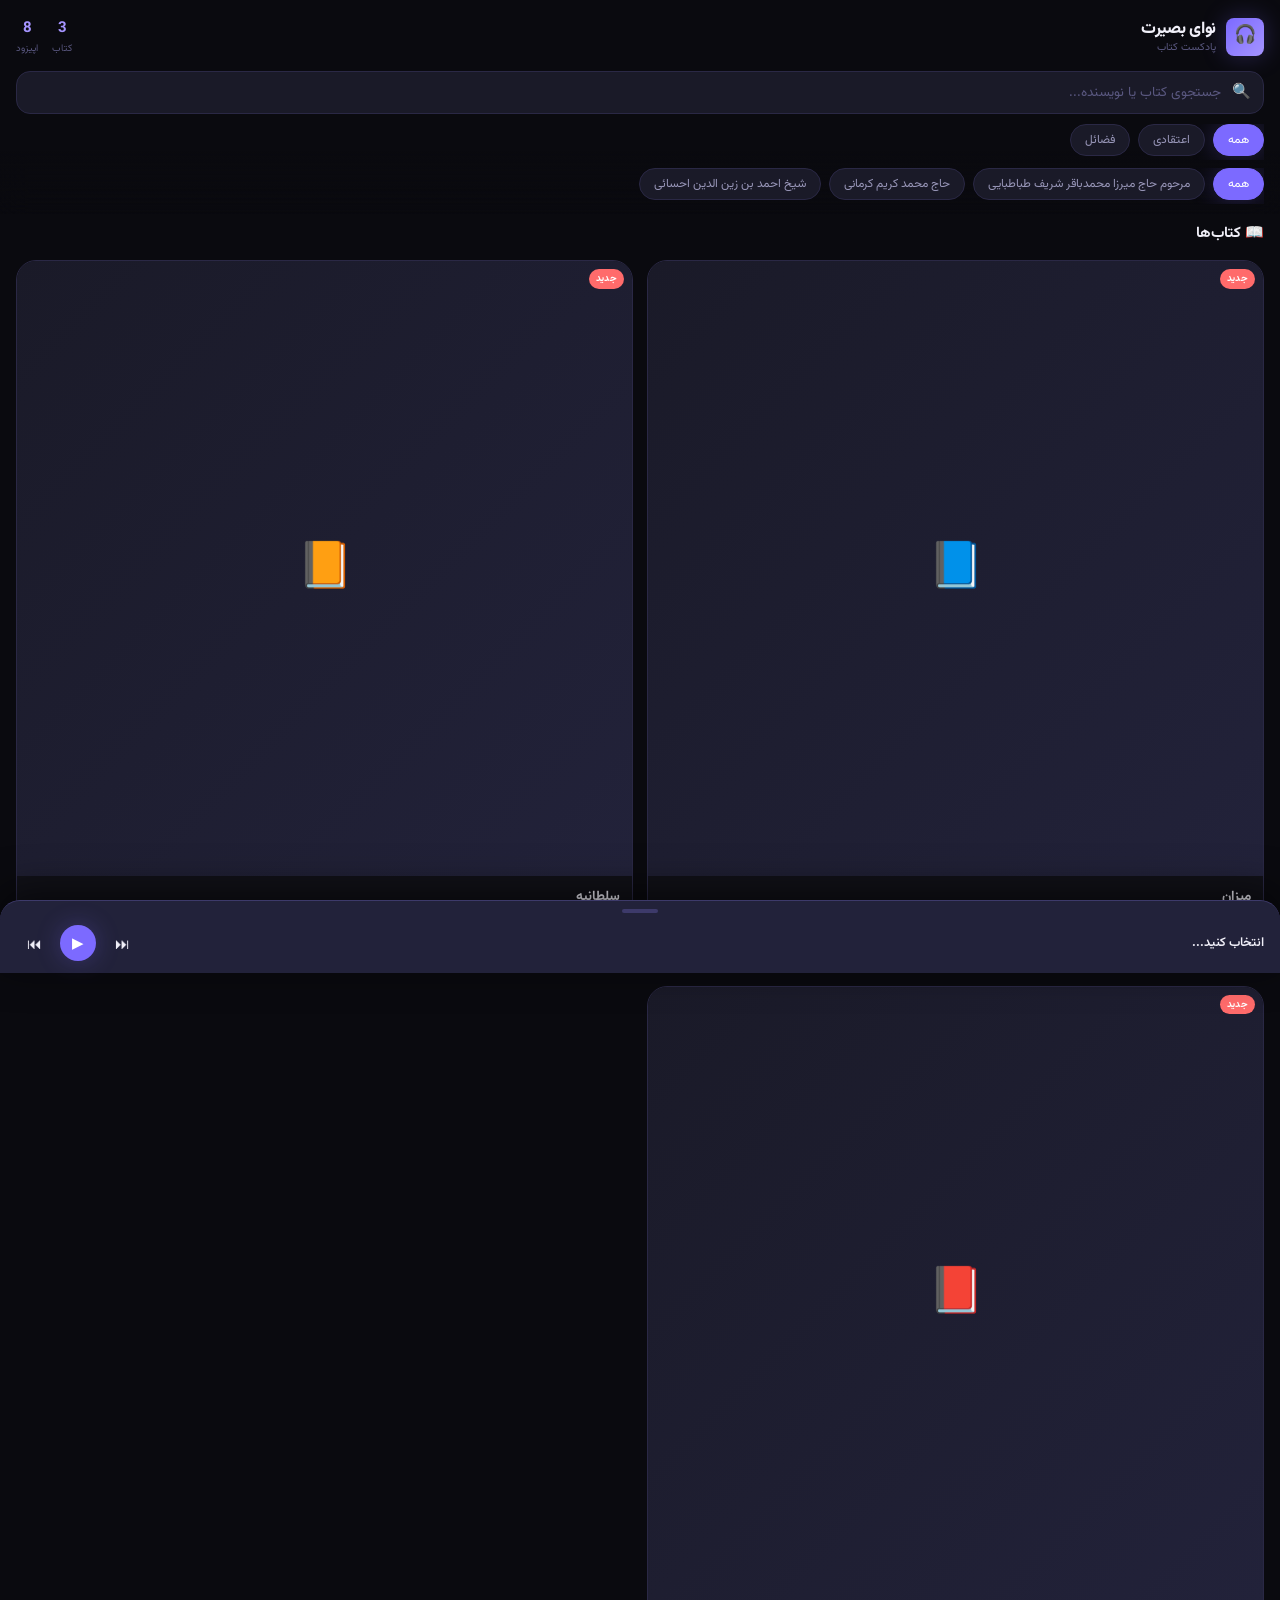
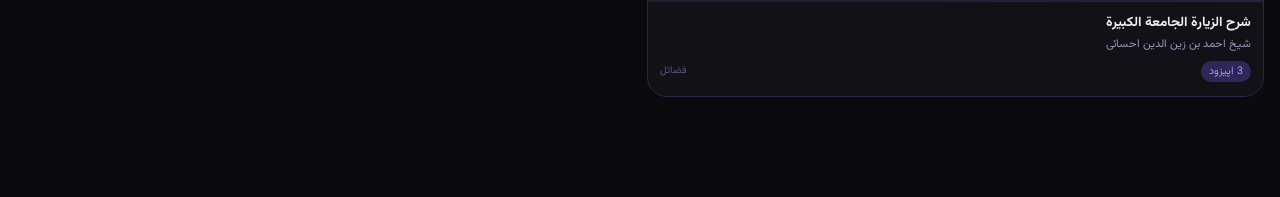
<file: index.html>
<!DOCTYPE html>
<html lang="fa" dir="rtl">
<head>
  <meta charset="UTF-8" />
  <meta name="viewport" content="width=device-width, initial-scale=1.0, viewport-fit=cover" />
  <meta name="theme-color" content="#0a0a0f" />
  
  <title>کتاب‌خانه صوتی</title>

  <!-- تلگرام WebApp SDK -->
 <!-- <script src="https://telegram.org/js/telegram-web-app.js"></script> -->
  <!-- استایل اصلی -->
  <link rel="stylesheet" href="css/style.css" />
  <link rel="icon" href="image/favicon.svg" type="image/png">
</head>
<body>

  <!-- ── لودر اولیه ── -->
  <div id="app-loader">
    <div class="loader-icon">🎧</div>
    <div class="loader-text">در حال بارگذاری کتابخانه...</div>
  </div>

  <!-- ══════════════════════════════════════════
       هدر ثابت بالای صفحه
  ══════════════════════════════════════════ -->
  <header class="app-header">
    <div class="header-top">
      <div class="app-logo">
        <div class="logo-icon">🎧</div>
        <div>
          <div class="logo-text">نوای بصیرت</div>
          <div class="logo-sub">پادکست کتاب</div>
        </div>
      </div>
      <div class="header-stats">
        <div class="stat-item">
          <div class="stat-num" id="total-books">0</div>
          <div class="stat-lbl">کتاب</div>
        </div>
        <div class="stat-item">
          <div class="stat-num" id="total-episodes">0</div>
          <div class="stat-lbl">اپیزود</div>
        </div>
      </div>
    </div>

    <!-- جعبه جستجو -->
    <div class="search-box">
      <span class="search-icon">🔍</span>
      <input
        id="search-input"
        class="search-input"
        type="search"
        placeholder="جستجوی کتاب یا نویسنده..."
        autocomplete="off"
      />
    </div>

    <!-- فیلتر دسته‌بندی موضوعی -->
    <div class="filter-bar" id="filter-bar"></div>
    <!-- فیلتر نویسندگان (مانند دسته‌بندی موضوعی) -->
    <div id="author-bar" class="filter-bar" style="margin-top: 8px;"></div>

  </header>

  <!-- ══════════════════════════════════════════
       صفحه اصلی — لیست کتاب‌ها
  ══════════════════════════════════════════ -->
  <main class="main-content">

    <!-- ── نمای خانه ── -->
    <div id="home-view">
      <!-- بنر بالا -->
      <!--div class="hero-banner">
        <span class="hero-emoji">📚</span>
        <div class="hero-title">خوش آمدید!</div>
        <div class="hero-sub">کتاب مورد علاقه‌تان را انتخاب کنید و لذت ببرید</div>
    </div-->

      <!-- بخش کتاب‌ها -->
      <div class="section-header">
        <div class="section-title">
          📖 کتاب‌ها
        </div>
      </div>
      <div class="books-grid" id="books-grid"></div>
    </div>

    <!-- ── نمای کتاب ── -->
    <div id="book-view" style="display:none;">
      <!-- دکمه بازگشت -->
      <button class="back-btn" id="back-btn">
        ← بازگشت به کتابخانه
      </button>

      <!-- اطلاعات کتاب -->
      <div class="book-hero">
        <span class="book-hero-emoji" id="book-hero-emoji">📗</span>
        <div class="book-hero-title" id="book-hero-title"></div>
        <div class="book-hero-author" id="book-hero-author"></div>
        <div class="book-hero-desc" id="book-hero-desc"></div>
        <div class="book-hero-stats">
          <div class="hero-stat">
            <strong id="book-ep-count">0</strong>
            <span> اپیزود</span>
          </div>
          <div class="hero-stat">
            <strong id="book-category-badge"></strong>
          </div>
        </div>
      </div>

      <!-- لیست اپیزودها -->
      <div class="section-header">
        <div class="section-title">🎙 اپیزودها</div>
      </div>
      <div class="episodes-list" id="episodes-list"></div>
    </div>

  </main>

  <!-- ══════════════════════════════════════════
       پلیر پایین صفحه (اسپاتیفای‌مانند)
  ══════════════════════════════════════════ -->
  <div class="player-bar" id="player-bar">
    <!-- دستگیره گسترش -->
    <div class="expand-handle" id="expand-handle"></div>

    <!-- پلیر کوچک -->
    <div class="player-mini" id="player-mini">
      <div class="player-mini-info">
        <div class="player-mini-title" id="mini-title">انتخاب کنید...</div>
        <div class="player-mini-book"  id="mini-book"></div>
      </div>
      <div class="player-mini-controls">
        <button class="ctrl-btn" id="next-btn" title="بعدی">⏭</button>
        <button class="ctrl-btn primary" id="mini-play-btn">▶</button>
        <button class="ctrl-btn" id="prev-btn" title="قبلی">⏮</button>
      </div>
    </div>

    <!-- پلیر گسترده -->
    <div class="player-full" id="player-full">
      <!-- نوار پیشرفت -->
      <div class="progress-area">
        <div class="progress-bar-wrap" id="progress-bar-wrap">
          <div class="progress-fill" id="progress-fill"></div>
        </div>
        <div class="progress-times">
          <span id="time-current">0:00</span>
          <span id="time-total">0:00</span>
        </div>
      </div>

      <!-- کنترل‌های کامل -->
      <div class="full-controls">
       <button class="ctrl-btn" id="next-btn-full" title="اپیزود بعدی">⏭</button>
        <button class="ctrl-btn" id="seek-fwd-btn" title="۱۵ ثانیه جلو">⏩</button>
        <button class="ctrl-btn primary" id="full-play-btn">▶</button>
        <button class="ctrl-btn" id="seek-back-btn" title="۱۵ ثانیه عقب">⏪</button>
        <button class="ctrl-btn" id="prev-btn-full" title="اپیزود قبلی">⏮</button>
      </div>

      <!-- سرعت پخش -->
      <div style="text-align:center; margin-top:12px;">
        <button class="speed-btn" id="speed-btn">1×</button>
      </div>

      <!-- باز کردن در تلگرام -->
      <button class="tg-open-btn" id="tg-open-btn">
        🔗 شنیدن در تلگرام
      </button>
    </div>
  </div>

  <!-- ── داده‌ها ── -->
  <script src="data/catalog.js"></script>
  <!-- ── بارگذار هوشمند: داده‌های به‌روز را از localStorage می‌خواند ── -->
  <script src="js/catalog-loader.js"></script>
  <!-- ── منطق اصلی ── -->
  <script src="js/app.js"></script>
</body>
</html>
</file>
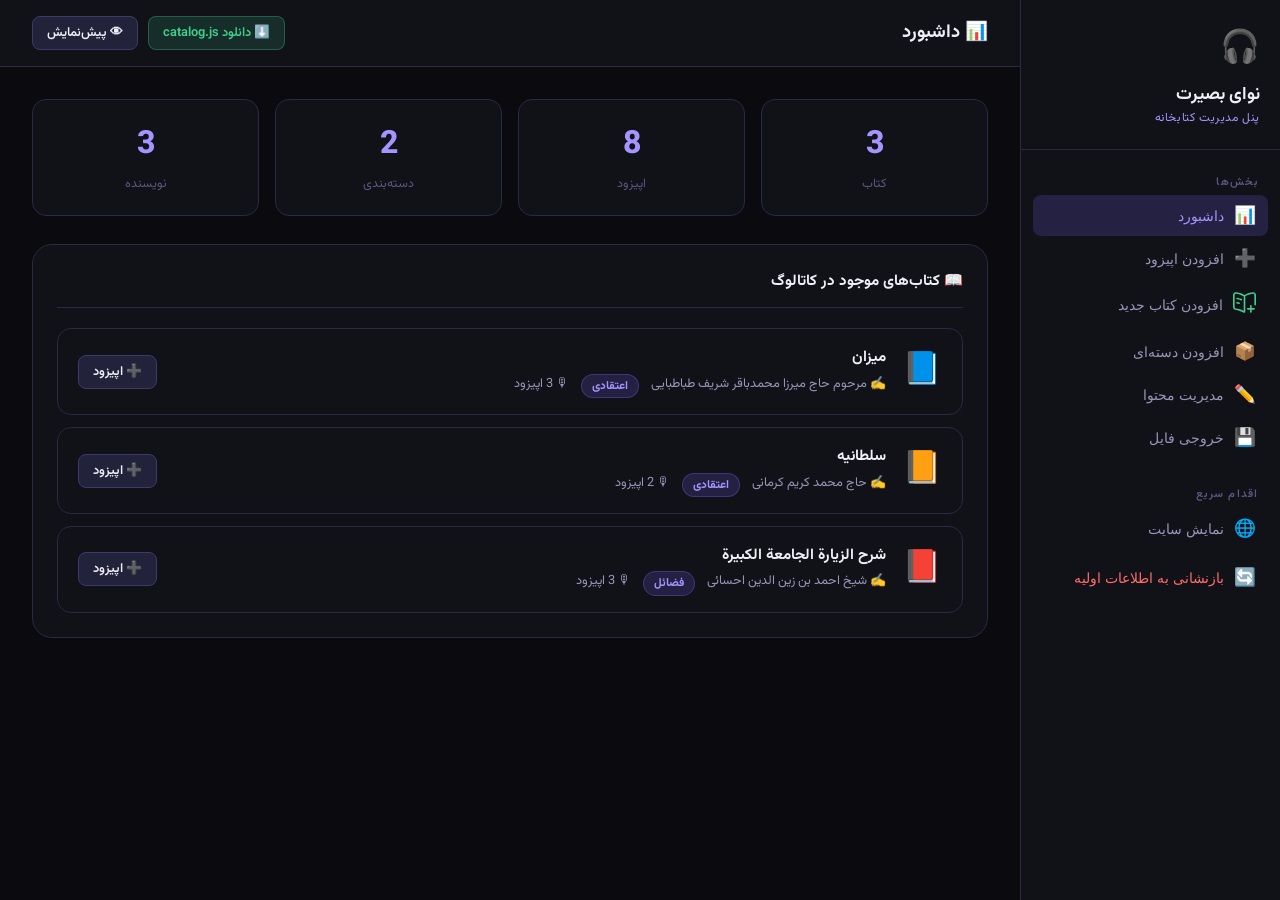
<file: admin.html>
<!DOCTYPE html>
<html lang="fa" dir="rtl">
<head>
  <meta charset="UTF-8" />
  <meta name="viewport" content="width=device-width, initial-scale=1.0" />
  <title>پنل مدیریت — نوای بصیرت</title>
  <link rel="icon" href="image/favicon.svg" type="image/svg+xml">
  <link rel="preconnect" href="https://fonts.googleapis.com">
  <link href="https://fonts.googleapis.com/css2?family=Vazirmatn:wght@300;400;500;600;700;800&display=swap" rel="stylesheet">
  <style>
    :root {
      --bg-deep:       #0a0a0f;
      --bg-card:       #111118;
      --bg-surface:    #1a1a28;
      --bg-elevated:   #22223a;
      --accent:        #7c6aff;
      --accent-glow:   rgba(124,106,255,0.18);
      --accent-soft:   #a594ff;
      --gold:          #f0c040;
      --text-primary:  #f0eff8;
      --text-secondary:#9896b8;
      --text-muted:    #5a5880;
      --border:        #2a2845;
      --border-bright: #3d3a6a;
      --success:       #3ecf8e;
      --danger:        #ff6b6b;
      --radius-sm:     8px;
      --radius-md:     14px;
      --radius-lg:     20px;
      --font:          'Vazirmatn', sans-serif;
    }
    svg {
      fill: #3ecf8e;
    }
    *, *::before, *::after { box-sizing: border-box; margin: 0; padding: 0; }

    body {
      font-family: var(--font);
      background: var(--bg-deep);
      color: var(--text-primary);
      direction: rtl;
      min-height: 100vh;
      line-height: 1.6;
      font-size: 15px;
    }

    /* ── لایه‌اوت اصلی ── */
    .layout {
      display: grid;
      grid-template-columns: 260px 1fr;
      min-height: 100vh;
    }

    /* ── سایدبار ── */
    .sidebar {
      background: var(--bg-card);
      border-left: 1px solid var(--border);
      padding: 0;
      position: sticky;
      top: 0;
      height: 100vh;
      display: flex;
      flex-direction: column;
      overflow-y: auto;
    }

    .sidebar-logo {
      padding: 24px 20px 20px;
      border-bottom: 1px solid var(--border);
    }
    .sidebar-logo .logo-icon { font-size: 2rem; }
    .sidebar-logo .logo-title {
      font-size: 1.1rem;
      font-weight: 700;
      color: var(--text-primary);
      margin-top: 6px;
    }
    .sidebar-logo .logo-sub {
      font-size: 0.75rem;
      color: var(--accent-soft);
      letter-spacing: 0.05em;
    }

    .sidebar-nav {
      padding: 16px 12px;
      flex: 1;
    }

    .nav-section-title {
      font-size: 0.7rem;
      color: var(--text-muted);
      text-transform: uppercase;
      letter-spacing: 0.1em;
      padding: 8px 10px 4px;
      font-weight: 600;
    }

    .nav-item {
      display: flex;
      align-items: center;
      gap: 10px;
      padding: 10px 12px;
      border-radius: var(--radius-sm);
      color: var(--text-secondary);
      cursor: pointer;
      font-size: 0.88rem;
      font-weight: 500;
      transition: all 0.18s;
      margin-bottom: 2px;
      border: none;
      background: none;
      width: 100%;
      text-align: right;
    }
    .nav-item:hover { background: var(--bg-surface); color: var(--text-primary); }
    .nav-item.active { background: var(--accent-glow); color: var(--accent-soft); }
    .nav-item .nav-icon { font-size: 1.1rem; }

    /* ── محتوای اصلی ── */
    .main {
      display: flex;
      flex-direction: column;
      min-height: 100vh;
    }

    .topbar {
      background: var(--bg-card);
      border-bottom: 1px solid var(--border);
      padding: 16px 32px;
      display: flex;
      align-items: center;
      justify-content: space-between;
      position: sticky;
      top: 0;
      z-index: 10;
    }

    .page-title {
      font-size: 1.15rem;
      font-weight: 700;
      display: flex;
      align-items: center;
      gap: 10px;
    }

    .content {
      padding: 32px;
      flex: 1;
    }

    /* ── تب‌ها ── */
    .tabs {
      display: flex;
      gap: 4px;
      background: var(--bg-card);
      border: 1px solid var(--border);
      border-radius: var(--radius-md);
      padding: 4px;
      margin-bottom: 28px;
      width: fit-content;
    }

    .tab-btn {
      padding: 8px 20px;
      border-radius: 10px;
      border: none;
      background: none;
      color: var(--text-secondary);
      font-family: var(--font);
      font-size: 0.88rem;
      font-weight: 500;
      cursor: pointer;
      transition: all 0.18s;
    }
    .tab-btn.active {
      background: var(--accent);
      color: #fff;
    }
    .tab-btn:hover:not(.active) { color: var(--text-primary); }

    .tab-panel { display: none; }
    .tab-panel.active { display: block; }

    /* ── کارت‌ها ── */
    .card {
      background: var(--bg-card);
      border: 1px solid var(--border);
      border-radius: var(--radius-lg);
      padding: 24px;
      margin-bottom: 20px;
    }

    .card-title {
      font-size: 0.95rem;
      font-weight: 700;
      color: var(--text-primary);
      margin-bottom: 20px;
      padding-bottom: 14px;
      border-bottom: 1px solid var(--border);
      display: flex;
      align-items: center;
      gap: 8px;
    }

    /* ── فرم ── */
    .form-row {
      display: grid;
      grid-template-columns: 1fr 1fr;
      gap: 16px;
      margin-bottom: 16px;
    }

    .form-row.single { grid-template-columns: 1fr; }
    .form-row.triple { grid-template-columns: 1fr 1fr 1fr; }

    .form-group {
      display: flex;
      flex-direction: column;
      gap: 6px;
    }

    .form-label {
      font-size: 0.8rem;
      font-weight: 600;
      color: var(--text-secondary);
      display: flex;
      align-items: center;
      gap: 6px;
    }

    .form-label .req { color: var(--danger); }

    .form-input, .form-select, .form-textarea {
      background: var(--bg-surface);
      border: 1px solid var(--border);
      border-radius: var(--radius-sm);
      padding: 10px 14px;
      color: var(--text-primary);
      font-family: var(--font);
      font-size: 0.9rem;
      transition: border-color 0.18s, box-shadow 0.18s;
      direction: rtl;
    }

    .form-input:focus, .form-select:focus, .form-textarea:focus {
      outline: none;
      border-color: var(--accent);
      box-shadow: 0 0 0 3px var(--accent-glow);
    }

    .form-textarea { min-height: 80px; resize: vertical; }

    .form-select option { background: var(--bg-surface); }

    /* ── آپلود فایل صوتی ── */
    .audio-drop-zone {
      border: 2px dashed var(--border-bright);
      border-radius: var(--radius-md);
      padding: 32px;
      text-align: center;
      cursor: pointer;
      transition: all 0.2s;
      background: var(--bg-surface);
      position: relative;
    }
    .audio-drop-zone:hover, .audio-drop-zone.drag-over {
      border-color: var(--accent);
      background: var(--accent-glow);
    }
    .audio-drop-zone input[type="file"] {
      position: absolute;
      inset: 0;
      opacity: 0;
      cursor: pointer;
    }
    .drop-icon { font-size: 2.5rem; margin-bottom: 10px; }
    .drop-text { font-size: 0.9rem; color: var(--text-secondary); }
    .drop-subtext { font-size: 0.78rem; color: var(--text-muted); margin-top: 4px; }

    /* ── پریویو فایل صوتی ── */
    .audio-preview {
      background: var(--bg-elevated);
      border: 1px solid var(--border-bright);
      border-radius: var(--radius-md);
      padding: 16px;
      display: none;
      margin-top: 12px;
    }
    .audio-preview.visible { display: block; }
    .audio-info {
      display: flex;
      align-items: center;
      gap: 14px;
    }
    .audio-file-icon { font-size: 2rem; }
    .audio-file-name { font-size: 0.88rem; font-weight: 600; color: var(--text-primary); }
    .audio-file-meta { font-size: 0.78rem; color: var(--text-muted); margin-top: 2px; }
    .audio-detected {
      display: flex;
      gap: 12px;
      margin-top: 12px;
      padding-top: 12px;
      border-top: 1px solid var(--border);
    }
    .detected-item {
      background: rgba(62,207,142,0.1);
      border: 1px solid rgba(62,207,142,0.3);
      border-radius: var(--radius-sm);
      padding: 6px 12px;
      font-size: 0.8rem;
      color: var(--success);
      display: flex;
      align-items: center;
      gap: 6px;
    }
    .detected-item span { font-weight: 700; }

    /* ── دکمه‌ها ── */
    .btn {
      padding: 10px 24px;
      border-radius: var(--radius-sm);
      border: none;
      font-family: var(--font);
      font-size: 0.9rem;
      font-weight: 600;
      cursor: pointer;
      transition: all 0.18s;
      display: inline-flex;
      align-items: center;
      gap: 8px;
    }
    .btn-primary {
      background: var(--accent);
      color: #fff;
    }
    .btn-primary:hover { background: var(--accent-soft); transform: translateY(-1px); }
    .btn-secondary {
      background: var(--bg-elevated);
      color: var(--text-primary);
      border: 1px solid var(--border-bright);
    }
    .btn-secondary:hover { border-color: var(--accent); color: var(--accent-soft); }
    .btn-success {
      background: rgba(62,207,142,0.15);
      color: var(--success);
      border: 1px solid rgba(62,207,142,0.3);
    }
    .btn-success:hover { background: rgba(62,207,142,0.25); }
    .btn-danger {
      background: rgba(255,107,107,0.12);
      color: var(--danger);
      border: 1px solid rgba(255,107,107,0.25);
    }
    .btn-danger:hover { background: rgba(255,107,107,0.2); }
    .btn-sm { padding: 6px 14px; font-size: 0.8rem; }

    .btn-row {
      display: flex;
      gap: 10px;
      margin-top: 20px;
      padding-top: 20px;
      border-top: 1px solid var(--border);
      justify-content: flex-end;
    }

    /* ── نشان‌ها ── */
    .badge {
      display: inline-flex;
      align-items: center;
      padding: 2px 10px;
      border-radius: 20px;
      font-size: 0.72rem;
      font-weight: 700;
    }
    .badge-new { background: rgba(255,107,107,0.15); color: var(--danger); border: 1px solid rgba(255,107,107,0.3); }
    .badge-cat { background: var(--accent-glow); color: var(--accent-soft); border: 1px solid rgba(124,106,255,0.3); }
    .badge-ok { background: rgba(62,207,142,0.1); color: var(--success); border: 1px solid rgba(62,207,142,0.25); }

    /* ── لیست کتاب‌ها ── */
    .books-list { display: flex; flex-direction: column; gap: 12px; }

    .book-item {
      background: var(--bg-card);
      border: 1px solid var(--border);
      border-radius: var(--radius-md);
      padding: 16px 20px;
      display: flex;
      align-items: center;
      gap: 16px;
      cursor: pointer;
      transition: all 0.18s;
    }
    .book-item:hover { border-color: var(--border-bright); background: var(--bg-surface); }
    .book-item.selected { border-color: var(--accent); background: var(--accent-glow); }

    .book-emoji { font-size: 2rem; flex-shrink: 0; }
    .book-info { flex: 1; }
    .book-name { font-size: 0.95rem; font-weight: 700; color: var(--text-primary); }
    .book-meta { font-size: 0.8rem; color: var(--text-secondary); margin-top: 4px; display: flex; gap: 12px; }
    .book-actions { display: flex; gap: 8px; }

    /* ── لیست اپیزودها ── */
    .episodes-list { display: flex; flex-direction: column; gap: 8px; }

    .episode-item {
      background: var(--bg-surface);
      border: 1px solid var(--border);
      border-radius: var(--radius-sm);
      padding: 12px 16px;
      display: flex;
      align-items: center;
      gap: 12px;
    }

    .ep-num {
      width: 28px;
      height: 28px;
      background: var(--accent-glow);
      border-radius: 50%;
      display: flex;
      align-items: center;
      justify-content: center;
      font-size: 0.75rem;
      font-weight: 700;
      color: var(--accent-soft);
      flex-shrink: 0;
    }
    .ep-info { flex: 1; }
    .ep-title { font-size: 0.88rem; font-weight: 600; color: var(--text-primary); }
    .ep-meta { font-size: 0.75rem; color: var(--text-muted); margin-top: 2px; display: flex; gap: 10px; }

    /* ── خروجی catalog.js ── */
    .output-box {
      background: #0d0d1a;
      border: 1px solid var(--border);
      border-radius: var(--radius-md);
      padding: 20px;
      font-family: 'Courier New', monospace;
      font-size: 0.78rem;
      color: #a594ff;
      overflow: auto;
      max-height: 500px;
      white-space: pre;
      line-height: 1.6;
      direction: ltr;
      text-align: left;
    }

    /* ── آمار ── */
    .stats-grid {
      display: grid;
      grid-template-columns: repeat(4, 1fr);
      gap: 16px;
      margin-bottom: 28px;
    }

    .stat-card {
      background: var(--bg-card);
      border: 1px solid var(--border);
      border-radius: var(--radius-md);
      padding: 20px;
      text-align: center;
    }
    .stat-num { font-size: 2rem; font-weight: 800; color: var(--accent-soft); }
    .stat-label { font-size: 0.78rem; color: var(--text-muted); margin-top: 4px; }

    /* ── هشدار/موفقیت ── */
    .alert {
      padding: 12px 16px;
      border-radius: var(--radius-sm);
      font-size: 0.85rem;
      display: flex;
      align-items: center;
      gap: 10px;
      margin-bottom: 16px;
    }
    .alert-success { background: rgba(62,207,142,0.1); border: 1px solid rgba(62,207,142,0.3); color: var(--success); }
    .alert-warning { background: rgba(240,192,64,0.1); border: 1px solid rgba(240,192,64,0.3); color: var(--gold); }
    .alert-error { background: rgba(255,107,107,0.1); border: 1px solid rgba(255,107,107,0.3); color: var(--danger); }
    .alert { display: none; }
    .alert.show { display: flex; }

    /* ── چک‌باکس ── */
    .check-row {
      display: flex;
      align-items: center;
      gap: 10px;
    }
    .check-row input[type="checkbox"] {
      width: 18px;
      height: 18px;
      accent-color: var(--accent);
      cursor: pointer;
    }
    .check-row label { font-size: 0.88rem; color: var(--text-secondary); cursor: pointer; }

    /* ── پروگرس ── */
    .progress-bar {
      height: 4px;
      background: var(--border);
      border-radius: 2px;
      overflow: hidden;
      margin-top: 8px;
    }
    .progress-fill {
      height: 100%;
      background: var(--accent);
      border-radius: 2px;
      transition: width 0.3s;
      width: 0%;
    }

    /* ── responsive ── */
    @media (max-width: 900px) {
      .layout { grid-template-columns: 1fr; }
      .sidebar { position: static; height: auto; }
      .stats-grid { grid-template-columns: repeat(2, 1fr); }
      .form-row { grid-template-columns: 1fr; }
    }

    /* ── تگ اپشنال ── */
    .optional { font-size: 0.7rem; color: var(--text-muted); }

    /* ── نشانگر بارگذاری ── */
    .loading-spinner {
      display: inline-block;
      width: 14px;
      height: 14px;
      border: 2px solid rgba(255,255,255,0.3);
      border-top-color: #fff;
      border-radius: 50%;
      animation: spin 0.7s linear infinite;
    }
    @keyframes spin { to { transform: rotate(360deg); } }

    /* ── تقسیم‌کننده بخش ── */
    .section-divider {
      display: flex;
      align-items: center;
      gap: 12px;
      margin: 24px 0 20px;
      color: var(--text-muted);
      font-size: 0.8rem;
    }
    .section-divider::before,
    .section-divider::after {
      content: '';
      flex: 1;
      height: 1px;
      background: var(--border);
    }
  </style>
</head>
<body>

<div class="layout">

  <!-- ── سایدبار ── -->
  <aside class="sidebar">
    <div class="sidebar-logo">
      <div class="logo-icon">🎧</div>
      <div class="logo-title">نوای بصیرت</div>
      <div class="logo-sub">پنل مدیریت کتابخانه</div>
    </div>
    <nav class="sidebar-nav">
      <div class="nav-section-title">بخش‌ها</div>
      <button class="nav-item active" onclick="switchTab('dashboard')" id="nav-dashboard">
        <span class="nav-icon">📊</span> داشبورد
      </button>
      <button class="nav-item" onclick="switchTab('add-episode')" id="nav-add-episode">
        <span class="nav-icon">➕</span> افزودن اپیزود
      </button>
      <button class="nav-item" onclick="switchTab('add-book')" id="nav-add-book">
        <span class="nav-icon"><?xml version="1.0" encoding="UTF-8"?>
<svg id="Layer_1" data-name="Layer 1" xmlns="http://www.w3.org/2000/svg" viewBox="0 0 512.53 461.88" width="23" height="23">
  <defs>
    <style>
      .cls-1 {
        stroke-width: 0px;
        fill: #3ecf8e;
      }
    </style>
  </defs>
  <path class="cls-1" d="m512.48,65.55c0-4.05-.42-8.14-1.02-12.16C506.59,20.47,476.49-2.94,443.29.31c-17.61,1.72-35.07,4.41-52.36,8.23-47.5,10.5-92.32,27.52-132.99,54.63-1.16.77-1.95.87-3.17.06-31.29-20.87-65.25-36-101.27-46.58C126.54,8.72,99.06,3.46,71.09.39,43.56-2.64,16.71,12.22,5.73,37.58,1.64,47,.04,56.86.05,67.08c.04,61.44-.01,122.89.03,184.34.02,26.69-.39,53.4.45,80.06,1.14,36.3,27.78,64.32,63.77,68.42,29.6,3.37,58.63,9.48,87.03,18.47,27.72,8.78,54.37,19.9,78.77,36,4.18,2.75,8.93,5.02,13.74,6.35,16.21,4.46,31.04-4.14,30.89-23.61-.43-55.88-.15-111.77-.15-167.66h-.02c0-57.28.01-114.55-.04-171.83,0-1.84.71-2.82,2.13-3.8,17.09-11.73,35.3-21.37,54.44-29.28,35.46-14.66,72.36-23.77,110.44-28.18,5.16-.6,10.33-.96,15.4.76,11.73,3.97,19.01,14.62,19.02,28.14.03,46.89.02,93.79.02,140.68,0,24.19-.04,48.38.01,72.57.03,11.76,10.04,20.08,21.56,18.08,9.18-1.6,15-9.01,15-19.19,0-70.63.02-141.25-.04-211.87Zm-354-9.8c27.34,9.38,53.36,21.45,77.23,37.94,1.72,1.19,2.36,2.44,2.36,4.53-.04,105.18-.03,210.35-.02,315.52v3.09c-1.3-.71-2.25-1.22-3.19-1.75-29.77-16.8-61.53-28.55-94.49-37.24-24.29-6.4-48.93-10.97-73.86-13.99-14.93-1.81-27.59-14.61-29.34-29.57-.3-2.57-.51-5.17-.51-7.75-.03-87.01-.04-174.02-.02-261.04,0-11.78,4.82-20.93,15.28-26.77,6.35-3.55,13.19-3.11,20.05-2.31,29.51,3.43,58.39,9.69,86.5,19.33Z"/>
  <path class="cls-1" d="m469.26,355.02c-16.22-.07-32.43-.02-48.65-.02h-3.59c0-1.51,0-2.52,0-3.54,0-16.31.07-32.62-.03-48.93-.06-11.51-10.92-19.94-22.11-17.33-8.91,2.07-14.43,9.18-14.47,18.87-.06,15.66-.02,31.32-.02,46.98v3.95h-3.76c-15.84,0-31.69-.03-47.54,0-10.87.01-18.85,7.64-18.91,17.98-.06,10.82,7.76,18.6,18.82,18.62,16.03.04,32.07.02,48.1.02h3.3v4.37c0,15.48-.07,30.95,0,46.42.06,11.53,7.86,19.5,18.7,19.45,10.44-.04,18.3-9.13,18.02-19.52-.42-15.83-.11-31.69-.1-47.54v-3.17h3.37c16.22-.01,32.43-.03,48.65-.01,4.77.01,8.9-1.6,12.42-4.73,5.54-4.93,7.37-12.94,4.7-20.11-2.65-7.12-9.13-11.74-16.91-11.77Z"/>
  <path class="cls-1" d="m88.17,160.92c10.04,1.61,20.09,3.25,30.05,5.31,20.59,4.25,40.67,10.37,60.42,17.56,4.02,1.46,7.99,1.45,11.96.09,6.98-2.37,11.63-8.79,11.85-16.2.23-8.04-3.97-14.7-11.54-17.55-25.16-9.45-51-16.54-77.42-21.49-7.54-1.41-15.13-2.61-20.6-3.55-11.76-.12-19.51,6.9-20.24,16.34-.75,9.73,5.93,17.95,15.53,19.48Z"/>
  <path class="cls-1" d="m88.5,255.4c13.8,2.65,27.56,5.58,41.32,8.41,2.8.58,5.57,1.26,8.36,1.89,6.58-.37,12.76-4.08,15.7-9.75,5.39-10.35.08-23.13-11.64-25.95-16.62-4-33.45-7.16-50.23-10.46-3.69-.73-7.37.35-10.64,2.36-6.78,4.17-10.01,11.51-8.53,19.31,1.39,7.3,7.57,12.63,15.65,14.18Z"/>
</svg></span> افزودن کتاب جدید
      </button>
      <button class="nav-item" onclick="switchTab('bulk-add')" id="nav-bulk-add">
        <span class="nav-icon">📦</span> افزودن دسته‌ای
      </button>
      <button class="nav-item" onclick="switchTab('manage')" id="nav-manage">
        <span class="nav-icon">✏️</span> مدیریت محتوا
      </button>
      <button class="nav-item" onclick="switchTab('export')" id="nav-export">
        <span class="nav-icon">💾</span> خروجی فایل
      </button>
      <div class="nav-section-title" style="margin-top:20px">اقدام سریع</div>
      <button class="nav-item" onclick="window.open('index.html','_blank')">
        <span class="nav-icon">🌐</span> نمایش سایت
      </button>
      <button class="nav-item" onclick="resetToDefault()" style="color:var(--danger);margin-top:8px;">
        <span class="nav-icon">🔄</span> بازنشانی به اطلاعات اولیه
      </button>
    </nav>
  </aside>

  <!-- ── محتوای اصلی ── -->
  <main class="main">
    <div class="topbar">
      <div class="page-title" id="page-title">📊 داشبورد</div>
      <div style="display:flex;gap:10px;align-items:center;">
        <span id="unsaved-badge" style="display:none;background:rgba(240,192,64,0.15);border:1px solid rgba(240,192,64,0.4);color:var(--gold);border-radius:20px;padding:3px 12px;font-size:0.75rem;font-weight:600;">● تغییرات ذخیره‌نشده</span>
        <button class="btn btn-success btn-sm" onclick="quickDownload()" id="quick-dl-btn">⬇️ دانلود catalog.js</button>
        <button class="btn btn-secondary btn-sm" onclick="switchTab('export')">👁 پیش‌نمایش</button>
      </div>
    </div>

    <div class="content">

      <!-- ══════════════════════ داشبورد ══════════════════════ -->
      <div class="tab-panel active" id="panel-dashboard">
        <div class="stats-grid" id="stats-grid"></div>

        <div class="card">
          <div class="card-title">📖 کتاب‌های موجود در کاتالوگ</div>
          <div class="books-list" id="dashboard-books"></div>
        </div>
      </div>

      <!-- ══════════════════════ افزودن اپیزود ══════════════════════ -->
      <div class="tab-panel" id="panel-add-episode">

        <div class="alert alert-success" id="ep-alert-success">✅ اپیزود با موفقیت اضافه شد!</div>
        <div class="alert alert-error" id="ep-alert-error">❌ لطفاً فیلدهای ستاره‌دار را پر کنید.</div>


        <div style="background:rgba(62,207,142,0.07);border:1px solid rgba(62,207,142,0.3);border-radius:var(--radius-md);padding:14px 18px;margin-bottom:20px;font-size:0.82rem;line-height:1.8;color:var(--text-secondary);">
          <div style="font-weight:700;color:var(--success);margin-bottom:6px;">✅ به‌روزرسانی خودکار فعال است</div>
          اطلاعات در <b style="color:var(--text-primary);">مرورگر (localStorage)</b> ذخیره می‌شود و <b style="color:var(--text-primary);">بلافاصله</b> در سایت اعمال می‌گردد.
          <div style="margin-top:8px;display:flex;gap:10px;flex-wrap:wrap;">
            <span style="background:rgba(62,207,142,0.1);border:1px solid rgba(62,207,142,0.2);border-radius:20px;padding:2px 12px;">۱. اپیزود را اضافه کنید</span>
            <span style="background:rgba(62,207,142,0.1);border:1px solid rgba(62,207,142,0.2);border-radius:20px;padding:2px 12px;">۲. صفحه سایت را رفرش کنید — همین!</span>
          </div>
          <div style="margin-top:10px;padding-top:10px;border-top:1px solid rgba(62,207,142,0.15);font-size:0.77rem;color:var(--text-muted);">
            ⚠️ برای استفاده در مرورگر یا دستگاه دیگر، همچنان می‌توانید از دکمه «⬇️ دانلود catalog.js» بالای صفحه استفاده کنید.
          </div>
        </div>
        <!-- انتخاب کتاب -->
        <div class="card">
          <div class="card-title">📖 انتخاب کتاب</div>
          <div class="form-row single">
            <div class="form-group">
              <label class="form-label">کتاب مورد نظر <span class="req">*</span></label>
              <select class="form-select" id="ep-book-select">
                <option value="">— انتخاب کنید —</option>
              </select>
            </div>
          </div>
          <div id="book-selected-info" style="display:none;margin-top:8px;">
            <div class="book-item selected" id="selected-book-card" style="cursor:default;"></div>
          </div>
        </div>

        <!-- آپلود فایل صوتی -->
        <div class="card">
          <div class="card-title">🎵 فایل صوتی <span class="optional">(اختیاری — برای استخراج خودکار اطلاعات)</span></div>

          <div class="audio-drop-zone" id="audio-drop-zone">
            <input type="file" accept="audio/*" id="audio-file-input" />
            <div class="drop-icon">🎙️</div>
            <div class="drop-text">فایل صوتی را اینجا بکشید یا کلیک کنید</div>
            <div class="drop-subtext">MP3 · M4A · OGG · WAV · FLAC — مدت زمان به صورت خودکار محاسبه می‌شود</div>
          </div>

          <div class="audio-preview" id="audio-preview">
            <div class="audio-info">
              <div class="audio-file-icon">🎵</div>
              <div>
                <div class="audio-file-name" id="audio-file-name"></div>
                <div class="audio-file-meta" id="audio-file-meta"></div>
              </div>
            </div>
            <div class="audio-detected" id="audio-detected"></div>
            <div style="margin-top:12px;">
              <audio id="audio-player" controls style="width:100%;border-radius:8px;"></audio>
            </div>
            <div class="progress-bar" id="audio-load-bar">
              <div class="progress-fill" id="audio-load-fill"></div>
            </div>
          </div>
        </div>

        <!-- اطلاعات اپیزود -->
        <div class="card">
          <div class="card-title">📝 اطلاعات اپیزود</div>

          <div class="form-row">
            <div class="form-group">
              <label class="form-label">عنوان اپیزود <span class="req">*</span></label>
              <input type="text" class="form-input" id="ep-title" placeholder="مثال: فصل اول" />
            </div>
            <div class="form-group">
              <label class="form-label">مدت زمان <span class="req">*</span></label>
              <input type="text" class="form-input" id="ep-duration" placeholder="مثال: 42:30" />
            </div>
          </div>

          <div class="form-row single">
            <div class="form-group">
              <label class="form-label">لینک صوتی (تلگرام یا مستقیم) <span class="req">*</span></label>
              <div style="display:flex;gap:8px;align-items:stretch;">
                <input type="text" class="form-input" id="ep-url" placeholder="https://t.me/channel/1234" style="flex:1;" oninput="onUrlInput(this.value)" />
                <button class="btn btn-secondary" id="tg-fetch-btn" onclick="fetchTelegramInfo()" style="white-space:nowrap;display:none;">
                  <span id="tg-fetch-icon">📡</span> دریافت اطلاعات
                </button>
              </div>
              <div id="tg-fetch-status" style="display:none;margin-top:8px;"></div>
            </div>
          </div>

          <!-- اطلاعات دریافت‌شده از تلگرام -->
          <div id="tg-info-box" style="display:none;margin-bottom:16px;">
            <div style="background:rgba(62,207,142,0.07);border:1px solid rgba(62,207,142,0.25);border-radius:var(--radius-md);padding:16px;">
              <div style="font-size:0.82rem;font-weight:700;color:var(--success);margin-bottom:12px;display:flex;align-items:center;gap:6px;">
                ✅ اطلاعات از تلگرام دریافت شد
                <span id="tg-auto-filled-badge" style="background:rgba(62,207,142,0.15);border:1px solid rgba(62,207,142,0.3);border-radius:20px;padding:2px 10px;font-size:0.72rem;">فیلدها تکمیل شدند</span>
              </div>
              <div id="tg-info-items" style="display:flex;flex-wrap:wrap;gap:10px;"></div>
            </div>
          </div>

          <!-- تنظیمات تلگرام -->
          <div id="tg-token-panel" style="display:none;margin-bottom:16px;">
            <div style="background:rgba(240,192,64,0.07);border:1px solid rgba(240,192,64,0.25);border-radius:var(--radius-md);padding:16px;">
              <div style="font-size:0.82rem;font-weight:700;color:var(--gold);margin-bottom:4px;">🤖 تنظیمات بات تلگرام</div>
              <div style="font-size:0.72rem;color:var(--text-muted);margin-bottom:12px;line-height:1.7;">
                بات را در کانال/گروه واسط ادمین کنید، سپس توکن و آیدی را وارد نمایید.
              </div>

              <div style="margin-bottom:10px;">
                <label style="font-size:0.78rem;color:var(--text-muted);display:block;margin-bottom:4px;">توکن بات <span style="color:var(--danger);">*</span></label>
                <div style="display:flex;gap:8px;">
                  <input type="password" class="form-input" id="tg-bot-token" placeholder="123456789:ABCdef..." style="flex:1;font-size:0.82rem;" />
                  <button class="btn btn-secondary btn-sm" onclick="verifyAndSaveBotToken('single')" style="white-space:nowrap;">🔌 اتصال</button>
                </div>
                <div id="single-token-verify-result" style="font-size:0.73rem;margin-top:4px;display:none;"></div>
              </div>

              <div>
                <label style="font-size:0.78rem;color:var(--text-muted);display:block;margin-bottom:4px;">آیدی عددی کانال/گروه واسط <span style="color:var(--danger);">*</span></label>
                <div style="display:flex;gap:8px;">
                  <input type="text" class="form-input" id="tg-relay-chat" placeholder="-1001234567890" style="flex:1;font-size:0.82rem;direction:ltr;" />
                  <button class="btn btn-secondary btn-sm" onclick="verifyAndSaveRelayChat('single')" style="white-space:nowrap;">✔️ تأیید</button>
                </div>
                <div id="single-relay-verify-result" style="font-size:0.73rem;margin-top:4px;display:none;"></div>
                <div style="font-size:0.72rem;color:var(--text-muted);margin-top:5px;line-height:1.6;">
                  بات باید ادمین این کانال/گروه باشد · پیام forward و بلافاصله حذف می‌شود
                </div>
              </div>
            </div>
          </div>

          <div class="form-row">
            <div class="form-group">
              <label class="form-label">تاریخ انتشار</label>
              <input type="text" class="form-input" id="ep-date" placeholder="مثال: ۱۴۰۳/۰۱/۱۵" />
            </div>
            <div class="form-group">
              <label class="form-label">خواننده / گوینده <span class="optional">(اختیاری)</span></label>
              <input type="text" class="form-input" id="ep-performer" placeholder="از تلگرام استخراج می‌شود" />
            </div>
          </div>

          <div class="form-row single">
            <div class="form-group">
              <label class="form-label">توضیحات <span class="optional">(اختیاری)</span></label>
              <textarea class="form-textarea" id="ep-desc" placeholder="خلاصه محتوای این اپیزود..."></textarea>
            </div>
          </div>

          <div class="form-row single">
            <div class="check-row">
              <input type="checkbox" id="ep-is-new" />
              <label for="ep-is-new">🔴 این اپیزود را به عنوان «جدید» علامت بزن</label>
            </div>
          </div>

          <div class="btn-row">
            <button class="btn btn-secondary" onclick="clearEpForm()">🗑️ پاک کردن</button>
            <button class="btn btn-primary" onclick="addEpisode()">➕ افزودن اپیزود</button>
          </div>
        </div>
      </div>

      <!-- ══════════════════════ افزودن کتاب جدید ══════════════════════ -->
      <div class="tab-panel" id="panel-add-book">

        <div class="alert alert-success" id="book-alert-success">✅ کتاب با موفقیت اضافه شد!</div>
        <div class="alert alert-error" id="book-alert-error">❌ لطفاً عنوان، نویسنده و دسته‌بندی را وارد کنید.</div>

        <div class="card">
          <div class="card-title">📚 مشخصات کتاب</div>

          <div class="form-row">
            <div class="form-group">
              <label class="form-label">عنوان کتاب <span class="req">*</span></label>
              <input type="text" class="form-input" id="book-title" placeholder="نام کتاب" />
            </div>
            <div class="form-group">
              <label class="form-label">نویسنده / گوینده <span class="req">*</span></label>
              <input type="text" class="form-input" id="book-author" placeholder="نام نویسنده یا گوینده" />
            </div>
          </div>

          <div class="form-row">
            <div class="form-group">
              <label class="form-label">دسته‌بندی <span class="req">*</span></label>
              <input type="text" class="form-input" id="book-category" placeholder="مثال: اعتقادی، فضائل، ..." list="category-list" />
              <datalist id="category-list"></datalist>
            </div>
            <div class="form-group">
              <label class="form-label">تعداد اپیزود کل <span class="optional">(برآورد)</span></label>
              <input type="number" class="form-input" id="book-total-ep" placeholder="مثال: 20" min="1" />
            </div>
          </div>

          <div class="form-row single">
            <div class="form-group">
              <label class="form-label">توضیحات کتاب <span class="optional">(اختیاری)</span></label>
              <textarea class="form-textarea" id="book-desc" placeholder="درباره این کتاب..."></textarea>
            </div>
          </div>

          <div class="btn-row">
            <button class="btn btn-secondary" onclick="clearBookForm()">🗑️ پاک کردن</button>
            <button class="btn btn-primary" onclick="addBook()">📚 افزودن کتاب</button>
          </div>
        </div>
      </div>

      <!-- ══════════════════════ مدیریت محتوا ══════════════════════ -->
      <div class="tab-panel" id="panel-manage">
        <div class="card">
          <div class="card-title">🗂️ همه کتاب‌ها و اپیزودها</div>
          <div id="manage-list"></div>
        </div>
      </div>

      <!-- ══════════════════════ خروجی فایل ══════════════════════ -->
      <div class="tab-panel" id="panel-export">

        <div class="alert alert-warning show" id="export-warning">
          ⚠️ این فایل را پس از دانلود، جایگزین فایل <code>data/catalog.js</code> در پوشه پروژه کنید.
        </div>

        <div class="card">
          <div class="card-title">💾 پیش‌نمایش catalog.js</div>
          <div class="btn-row" style="border-top:none;padding-top:0;margin-top:0;margin-bottom:16px;justify-content:flex-start;">
            <button class="btn btn-primary" onclick="downloadCatalog()">⬇️ دانلود catalog.js</button>
            <button class="btn btn-secondary" onclick="copyToClipboard()">📋 کپی در کلیپ‌بورد</button>
          </div>
          <div class="output-box" id="catalog-output"></div>
        </div>
      </div>


      <!-- ══════════════════════ افزودن دسته‌ای ══════════════════════ -->
      <div class="tab-panel" id="panel-bulk-add">

        <div class="alert alert-success" id="bulk-alert-success">✅ اپیزودها با موفقیت اضافه شدند!</div>
        <div class="alert alert-error"   id="bulk-alert-error">❌ خطا در افزودن — فیلدهای ستاره‌دار را بررسی کنید.</div>

        <div class="card">
          <div class="card-title">📖 انتخاب کتاب</div>
          <div class="form-row single">
            <div class="form-group">
              <label class="form-label">کتاب مورد نظر <span class="req">*</span></label>
              <select class="form-select" id="bulk-book-select">
                <option value="">— انتخاب کنید —</option>
              </select>
            </div>
          </div>
        </div>

        <div class="card" id="bulk-bot-settings-card">
          <div class="card-title">🤖 تنظیمات بات تلگرام
            <span id="bulk-bot-status-badge" style="margin-right:auto;font-size:0.72rem;font-weight:600;padding:2px 10px;border-radius:20px;display:none;"></span>
          </div>

          <!-- راهنمای سریع -->
          <div style="background:rgba(124,106,255,0.07);border:1px solid rgba(124,106,255,0.2);border-radius:var(--radius-sm);padding:12px 14px;margin-bottom:14px;font-size:0.78rem;color:var(--text-secondary);line-height:1.8;">
            <b style="color:var(--accent-soft);">📌 نحوه اتصال بات:</b><br>
            ۱. از @BotFather یک بات بسازید و توکن را کپی کنید.<br>
            ۲. بات را به کانال/گروه خصوصی خود اضافه کنید و ادمین کنید (حداقل دسترسی: ارسال پیام، حذف پیام).<br>
            ۳. آیدی عددی کانال/گروه را در فیلد زیر وارد کنید (مثال: <code style="background:rgba(255,255,255,0.08);padding:1px 5px;border-radius:3px;direction:ltr;display:inline-block;">-1001234567890</code>).
          </div>

          <div style="margin-bottom:12px;">
            <label style="font-size:0.78rem;color:var(--text-muted);display:block;margin-bottom:5px;">توکن بات (از @BotFather) <span style="color:var(--danger);">*</span></label>
            <div style="display:flex;gap:8px;align-items:center;">
              <input type="password" class="form-input" id="bulk-bot-token" placeholder="123456789:ABCdef..." style="flex:1;font-size:0.85rem;" oninput="onBulkTokenInput()" />
              <button class="btn btn-secondary" id="bulk-token-verify-btn" onclick="verifyAndSaveBotToken('bulk')" style="white-space:nowrap;">🔌 اتصال</button>
              <span id="bulk-token-ok" style="display:none;color:var(--success);font-size:0.8rem;">✅</span>
            </div>
            <div id="bulk-token-verify-result" style="font-size:0.75rem;margin-top:5px;display:none;"></div>
          </div>

          <div>
            <label style="font-size:0.78rem;color:var(--text-muted);display:block;margin-bottom:5px;">🔀 آیدی عددی کانال/گروه واسط <span style="color:var(--danger);">*</span></label>
            <div style="display:flex;gap:8px;align-items:center;">
              <input type="text" class="form-input" id="bulk-relay-chat" placeholder="-1001234567890" style="flex:1;font-size:0.85rem;direction:ltr;" />
              <button class="btn btn-secondary" onclick="verifyAndSaveRelayChat('bulk')" style="white-space:nowrap;">✔️ تأیید</button>
              <span id="bulk-relay-ok" style="display:none;color:var(--success);font-size:0.8rem;">✅</span>
            </div>
            <div id="bulk-relay-verify-result" style="font-size:0.75rem;margin-top:5px;display:none;"></div>
            <div style="font-size:0.72rem;color:var(--text-muted);margin-top:5px;line-height:1.6;">
              برای کانال خصوصی، آیدی با <b>-100</b> شروع می‌شود. بات باید در آن ادمین باشد.
            </div>
          </div>
        </div>

        <div class="card">
          <div class="card-title">📋 لیست لینک‌های تلگرام</div>
          <div style="font-size:0.82rem;color:var(--text-muted);margin-bottom:12px;">هر لینک را در یک خط وارد کنید. اطلاعات از تلگرام دریافت می‌شود.</div>
          <textarea class="form-textarea" id="bulk-links" rows="8" placeholder="https://t.me/channel/101&#10;https://t.me/channel/102&#10;https://t.me/channel/103" style="font-family:monospace;font-size:0.82rem;direction:ltr;"></textarea>
          <div class="btn-row" style="margin-top:12px;">
            <button class="btn btn-secondary" onclick="bulkPreview()" id="bulk-preview-btn">🔍 پیش‌نمایش و دریافت اطلاعات</button>
            <button class="btn btn-primary"   onclick="bulkConfirmAdd()" id="bulk-confirm-btn" style="display:none;">➕ افزودن همه اپیزودها</button>
          </div>
        </div>

        <!-- جدول پیش‌نمایش -->
        <div id="bulk-preview-area" style="display:none;">
          <div class="card">
            <div class="card-title">📊 پیش‌نمایش اپیزودها</div>
            <div style="font-size:0.8rem;color:var(--text-muted);margin-bottom:12px;" id="bulk-preview-summary"></div>
            <div id="bulk-rows-container" style="display:flex;flex-direction:column;gap:10px;"></div>
          </div>
        </div>

      </div>

    </div><!-- /content -->
  </main>

</div><!-- /layout -->

<!-- ── دیتا پایه ── -->
<script src="data/catalog.js"></script>

<script>
// ── وضعیت کاری ──
const STORAGE_KEY = 'navaye_basyrat_catalog';

function loadCatalog() {
  try {
    const saved = localStorage.getItem(STORAGE_KEY);
    if (saved) {
      return JSON.parse(saved);
    }
  } catch(e) {}
  return JSON.parse(JSON.stringify(CATALOG));
}

function saveCatalog() {
  try {
    localStorage.setItem(STORAGE_KEY, JSON.stringify(workingCatalog));
    // نمایش badge تغییرات اعمال‌شده
    const badge = document.getElementById('unsaved-badge');
    if (badge) {
      badge.style.display = 'inline';
      badge.style.background = 'rgba(62,207,142,0.15)';
      badge.style.borderColor = 'rgba(62,207,142,0.4)';
      badge.style.color = 'var(--success)';
      badge.textContent = '✅ ذخیره شد — رفرش سایت کافی است';
      setTimeout(() => { badge.style.display = 'none'; }, 4000);
    }
    const btn = document.getElementById('quick-dl-btn');
    if (btn) btn.style.boxShadow = '';
  } catch(e) {
    alert('خطا در ذخیره‌سازی: ' + e.message);
  }
}

function quickDownload() {
  const content = generateCatalogJS();
  const blob = new Blob([content], { type: 'application/javascript' });
  const a = document.createElement('a');
  a.href = URL.createObjectURL(blob);
  a.download = 'catalog.js';
  a.click();
  URL.revokeObjectURL(a.href);
  // نمایش راهنما
  showDownloadGuide();
}

function showDownloadGuide() {
  const existing = document.getElementById('dl-guide-toast');
  if (existing) existing.remove();
  const toast = document.createElement('div');
  toast.id = 'dl-guide-toast';
  toast.style.cssText = `
    position:fixed;bottom:24px;left:50%;transform:translateX(-50%);
    background:var(--bg-elevated);border:1px solid var(--success);
    border-radius:var(--radius-md);padding:16px 24px;z-index:9999;
    font-size:0.85rem;color:var(--text-primary);box-shadow:0 8px 32px rgba(0,0,0,0.4);
    max-width:440px;text-align:center;line-height:1.7;
  `;
  toast.innerHTML = `
    <div style="font-weight:700;color:var(--success);margin-bottom:6px;">✅ catalog.js دانلود شد</div>
    <div style="color:var(--text-secondary);">
      برای استفاده در این مرورگر، فایلی نیاز نیست — تغییرات خودکار اعمال می‌شوند.<br>
      این فایل برای انتقال به دستگاه/سرور دیگر استفاده کنید.<br>
      آن را جایگزین <code style="background:rgba(255,255,255,0.1);padding:1px 6px;border-radius:4px;">data/catalog.js</code> کنید.
    </div>
    <button onclick="this.parentElement.remove()" style="margin-top:10px;background:transparent;border:1px solid var(--border-bright);color:var(--text-muted);border-radius:6px;padding:4px 14px;cursor:pointer;font-size:0.78rem;">بستن</button>
  `;
  document.body.appendChild(toast);
  setTimeout(() => toast?.remove(), 10000);
}

let workingCatalog = loadCatalog();

const COVER_EMOJIS = ['📗','📘','📙','📕','📔','📒','📚','🔖'];
function bookEmoji(id) {
  const num = parseInt((id || '').replace(/\D/g,'')) || 0;
  return COVER_EMOJIS[num % COVER_EMOJIS.length];
}

function newId(prefix, list) {
  const nums = list.map(x => parseInt((x.id || '').replace(/\D/g,''))).filter(Boolean);
  return prefix + (nums.length ? Math.max(...nums) + 1 : 1);
}

function toJalali() {
  try {
    const d = new Date();
    return new Intl.DateTimeFormat('fa-IR-u-ca-persian', {year:'numeric',month:'2-digit',day:'2-digit'})
      .format(d).replace(/\//g, '/');
  } catch { return ''; }
}

// ── تب سوئیچ ──
function switchTab(id) {
  document.querySelectorAll('.tab-panel').forEach(p => p.classList.remove('active'));
  document.querySelectorAll('.nav-item').forEach(n => n.classList.remove('active'));
  document.getElementById('panel-' + id).classList.add('active');
  document.getElementById('nav-' + id)?.classList.add('active');

  const titles = {
    'dashboard': '📊 داشبورد',
    'add-episode': '➕ افزودن اپیزود',
    'add-book': '📚 افزودن کتاب جدید',
    'manage': '✏️ مدیریت محتوا',
    'export': '💾 خروجی فایل',
    'bulk-add': '📦 افزودن دسته‌ای'
  };
  document.getElementById('page-title').textContent = titles[id] || '';

  if (id === 'dashboard') renderDashboard();
  if (id === 'add-episode') populateBookSelect();
  if (id === 'bulk-add') bulkInit();
  if (id === 'add-book') populateCategoryList();
  if (id === 'manage') renderManage();
  if (id === 'export') renderExport();
}

// ── داشبورد ──
function renderDashboard() {
  const totalBooks = workingCatalog.length;
  const totalEps = workingCatalog.reduce((s, b) => s + b.episodes.length, 0);
  const categories = new Set(workingCatalog.map(b => b.category)).size;
  const authors = new Set(workingCatalog.map(b => b.author)).size;

  document.getElementById('stats-grid').innerHTML = `
    <div class="stat-card"><div class="stat-num">${totalBooks}</div><div class="stat-label">کتاب</div></div>
    <div class="stat-card"><div class="stat-num">${totalEps}</div><div class="stat-label">اپیزود</div></div>
    <div class="stat-card"><div class="stat-num">${categories}</div><div class="stat-label">دسته‌بندی</div></div>
    <div class="stat-card"><div class="stat-num">${authors}</div><div class="stat-label">نویسنده</div></div>
  `;

  const bl = document.getElementById('dashboard-books');
  bl.innerHTML = workingCatalog.map(book => `
    <div class="book-item" onclick="jumpToBook('${book.id}')">
      <div class="book-emoji">${bookEmoji(book.id)}</div>
      <div class="book-info">
        <div class="book-name">${book.title}</div>
        <div class="book-meta">
          <span>✍️ ${book.author}</span>
          <span class="badge badge-cat">${book.category}</span>
          <span>🎙 ${book.episodes.length} اپیزود</span>
        </div>
      </div>
      <div class="book-actions">
        <button class="btn btn-secondary btn-sm" onclick="event.stopPropagation();quickAddEp('${book.id}')">➕ اپیزود</button>
      </div>
    </div>
  `).join('');
}

function jumpToBook(bookId) {
  switchTab('manage');
  setTimeout(() => {
    const el = document.getElementById('manage-book-' + bookId);
    if (el) el.scrollIntoView({ behavior: 'smooth', block: 'start' });
  }, 100);
}

function quickAddEp(bookId) {
  switchTab('add-episode');
  setTimeout(() => {
    document.getElementById('ep-book-select').value = bookId;
    onBookSelect(bookId);
  }, 50);
}

// ── انتخاب کتاب در فرم اپیزود ──
function populateBookSelect() {
  const sel = document.getElementById('ep-book-select');
  sel.innerHTML = '<option value="">— انتخاب کنید —</option>' +
    workingCatalog.map(b => `<option value="${b.id}">${bookEmoji(b.id)} ${b.title} — ${b.author}</option>`).join('');
  sel.onchange = () => onBookSelect(sel.value);
}

function onBookSelect(bookId) {
  const book = workingCatalog.find(b => b.id === bookId);
  const card = document.getElementById('selected-book-card');
  const info = document.getElementById('book-selected-info');
  if (!book) { info.style.display = 'none'; return; }
  info.style.display = 'block';
  card.innerHTML = `
    <div class="book-emoji">${bookEmoji(book.id)}</div>
    <div class="book-info">
      <div class="book-name">${book.title}</div>
      <div class="book-meta">
        <span>✍️ ${book.author}</span>
        <span class="badge badge-cat">${book.category}</span>
        <span>🎙 ${book.episodes.length} اپیزود ثبت‌شده</span>
      </div>
    </div>
  `;
  // شماره اپیزود بعدی برای عنوان پیشنهادی
  const nextNum = book.episodes.length + 1;
  const titleInput = document.getElementById('ep-title');
  if (!titleInput.value) titleInput.value = 'فصل ' + toFarsiNum(nextNum);
  const dateInput = document.getElementById('ep-date');
  if (!dateInput.value) dateInput.value = toJalali();
}

function toFarsiNum(n) {
  const farsi = ['۰','۱','۲','۳','۴','۵','۶','۷','۸','۹'];
  return String(n).split('').map(c => farsi[c] ?? c).join('');
}

// ── آپلود و آنالیز فایل صوتی ──
const dropZone = document.getElementById('audio-drop-zone');
const fileInput = document.getElementById('audio-file-input');

dropZone.addEventListener('dragover', e => { e.preventDefault(); dropZone.classList.add('drag-over'); });
dropZone.addEventListener('dragleave', () => dropZone.classList.remove('drag-over'));
dropZone.addEventListener('drop', e => {
  e.preventDefault();
  dropZone.classList.remove('drag-over');
  if (e.dataTransfer.files[0]) processAudioFile(e.dataTransfer.files[0]);
});
fileInput.addEventListener('change', () => {
  if (fileInput.files[0]) processAudioFile(fileInput.files[0]);
});

function processAudioFile(file) {
  const preview = document.getElementById('audio-preview');
  const nameEl = document.getElementById('audio-file-name');
  const metaEl = document.getElementById('audio-file-meta');
  const detectedEl = document.getElementById('audio-detected');
  const fill = document.getElementById('audio-load-fill');
  const player = document.getElementById('audio-player');

  preview.classList.add('visible');
  nameEl.textContent = file.name;
  metaEl.textContent = 'در حال پردازش...';
  detectedEl.innerHTML = '';
  fill.style.width = '30%';

  const url = URL.createObjectURL(file);
  player.src = url;
  fill.style.width = '60%';

  player.addEventListener('loadedmetadata', function onMeta() {
    player.removeEventListener('loadedmetadata', onMeta);

    const totalSecs = Math.floor(player.duration);
    const mins = Math.floor(totalSecs / 60);
    const secs = totalSecs % 60;
    const durationStr = `${mins}:${String(secs).padStart(2, '0')}`;

    fill.style.width = '100%';
    setTimeout(() => { fill.style.width = '0%'; }, 800);

    // پر کردن مدت زمان
    document.getElementById('ep-duration').value = durationStr;

    // اندازه فایل
    const sizeMB = (file.size / 1024 / 1024).toFixed(1);
    metaEl.textContent = `${sizeMB} MB · ${file.type || 'audio'}`;

    // پیشنهاد عنوان از نام فایل
    const cleanName = file.name.replace(/\.[^.]+$/, '').replace(/[-_]/g, ' ');
    const titleInput = document.getElementById('ep-title');
    if (!titleInput.value) {
      titleInput.value = cleanName;
    }

    detectedEl.innerHTML = `
      <div class="detected-item">✅ مدت زمان: <span>${durationStr}</span></div>
      <div class="detected-item">📁 حجم: <span>${sizeMB} MB</span></div>
    `;
  });

  player.addEventListener('error', () => {
    metaEl.textContent = 'خطا در خواندن فایل';
    fill.style.width = '0%';
  });
}

// ── افزودن اپیزود ──
function addEpisode() {
  const bookId    = document.getElementById('ep-book-select').value;
  const title     = document.getElementById('ep-title').value.trim();
  const duration  = document.getElementById('ep-duration').value.trim();
  const url       = document.getElementById('ep-url').value.trim();
  const desc      = document.getElementById('ep-desc').value.trim();
  const date      = document.getElementById('ep-date').value.trim();
  const isNew     = document.getElementById('ep-is-new').checked;
  const performer = document.getElementById('ep-performer').value.trim();

  hideAlerts();

  if (!bookId || !title || !url) {
    showAlert('ep-alert-error');
    return;
  }

  const book = workingCatalog.find(b => b.id === bookId);
  if (!book) return;

  const epId = newId('ep-' + bookId.replace('book-','') + '-', book.episodes);
  const tgFileId = document.getElementById('ep-url').dataset.telegramFileId || '';

  book.episodes.push({
    id: epId,
    title,
    duration,
    audioUrl: url,
    telegramFileId: tgFileId,
    performer,
    description: desc,
    date: date || toJalali(),
    isNew
  });
  book.totalEpisodes = book.episodes.length;

  saveCatalog();
  showAlert('ep-alert-success');
  // نمایش دکمه دانلود سریع
  setTimeout(() => {
    const btn = document.getElementById('quick-dl-btn');
    if (btn) { btn.textContent = '⬇️ دانلود catalog.js ✨'; setTimeout(() => btn.textContent = '⬇️ دانلود catalog.js', 4000); }
  }, 500);
  clearEpForm();
  renderDashboard();
}

function clearEpForm() {
  ['ep-book-select','ep-title','ep-duration','ep-url','ep-desc','ep-date','ep-performer'].forEach(id => {
    const el = document.getElementById(id);
    if (el) el.value = '';
  });
  document.getElementById('ep-is-new').checked = false;
  document.getElementById('book-selected-info').style.display = 'none';
  document.getElementById('audio-preview').classList.remove('visible');
  document.getElementById('ep-url').dataset.telegramFileId = '';
  document.getElementById('tg-fetch-btn').style.display = 'none';
  document.getElementById('tg-info-box').style.display = 'none';
  document.getElementById('tg-fetch-status').style.display = 'none';
  document.getElementById('tg-token-panel').style.display = 'none';
  hideAlerts();
}

// ── افزودن کتاب ──
function addBook() {
  const title    = document.getElementById('book-title').value.trim();
  const author   = document.getElementById('book-author').value.trim();
  const category = document.getElementById('book-category').value.trim();
  const desc     = document.getElementById('book-desc').value.trim();
  const totalEp  = parseInt(document.getElementById('book-total-ep').value) || 0;

  hideAlerts();
  if (!title || !author || !category) {
    showAlert('book-alert-error');
    return;
  }

  const bookId = newId('book-', workingCatalog);
  workingCatalog.push({
    id: bookId,
    title,
    author,
    category,
    cover: '',
    description: desc,
    totalEpisodes: totalEp,
    episodes: []
  });

  saveCatalog();
  showAlert('book-alert-success');
  clearBookForm();
  renderDashboard();
}

function clearBookForm() {
  ['book-title','book-author','book-category','book-desc','book-total-ep'].forEach(id => {
    const el = document.getElementById(id);
    if (el) el.value = '';
  });
  hideAlerts();
}

function populateCategoryList() {
  const cats = [...new Set(workingCatalog.map(b => b.category))];
  document.getElementById('category-list').innerHTML =
    cats.map(c => `<option value="${c}">`).join('');
}

// ── مدیریت محتوا ──
function renderManage() {
  document.getElementById('manage-list').innerHTML = workingCatalog.map(book => `
    <div id="manage-book-${book.id}" style="margin-bottom:24px;">
      <div style="display:flex;align-items:center;gap:12px;margin-bottom:12px;padding-bottom:10px;border-bottom:1px solid var(--border);">
        <div style="font-size:1.4rem;">${bookEmoji(book.id)}</div>
        <div style="flex:1;">
          <div style="font-weight:700;font-size:0.95rem;">${book.title}</div>
          <div style="font-size:0.78rem;color:var(--text-secondary);">✍️ ${book.author} &nbsp;|&nbsp; <span class="badge badge-cat">${book.category}</span></div>
        </div>
        <div style="display:flex;gap:6px;">
          <button class="btn btn-secondary btn-sm" onclick="quickAddEp('${book.id}')">➕ اپیزود</button>
          <button class="btn btn-danger btn-sm" onclick="deleteBook('${book.id}')">🗑️ حذف کتاب</button>
        </div>
      </div>
      <div class="episodes-list">
        ${book.episodes.length === 0
          ? `<div style="color:var(--text-muted);font-size:0.85rem;padding:12px;text-align:center;">هنوز اپیزودی ندارد</div>`
          : book.episodes.map((ep, i) => `
            <div class="episode-item">
              <div class="ep-num">${i + 1}</div>
              <div class="ep-info">
                <div class="ep-title">${ep.title} ${ep.isNew ? '<span class="badge badge-new">جدید</span>' : ''}</div>
                <div class="ep-meta">
                  <span>⏱ ${ep.duration}</span>
                  <span>📅 ${ep.date}</span>
                  <span style="color:var(--text-muted);font-size:0.7rem;">${ep.audioUrl}</span>
                </div>
              </div>
              <div>
                <button class="btn btn-danger btn-sm" onclick="deleteEpisode('${book.id}','${ep.id}')">🗑️</button>
              </div>
            </div>
          `).join('')}
      </div>
    </div>
  `).join('');
}

function deleteBook(bookId) {
  if (!confirm('آیا مطمئنید؟ کتاب و همه اپیزودهایش حذف می‌شوند.')) return;
  workingCatalog = workingCatalog.filter(b => b.id !== bookId);
  saveCatalog();
  renderManage();
}

function deleteEpisode(bookId, epId) {
  if (!confirm('این اپیزود حذف شود؟')) return;
  const book = workingCatalog.find(b => b.id === bookId);
  if (!book) return;
  book.episodes = book.episodes.filter(e => e.id !== epId);
  book.totalEpisodes = book.episodes.length;
  saveCatalog();
  renderManage();
}

// ── تولید catalog.js ──
function generateCatalogJS() {
  const cats = [...new Set(workingCatalog.map(b => b.category))];
  const json = JSON.stringify(workingCatalog, null, 2);

  return `// ============================================================
//  📚 کاتالوگ کتاب‌ها و اپیزودها
//  ویرایش‌شده با پنل مدیریت نوای بصیرت
//  آخرین به‌روزرسانی: ${new Date().toLocaleString('fa-IR')}
// ============================================================

const CATALOG = ${json};

// دسته‌بندی‌های موجود
const CATEGORIES = ["همه", ...new Set(CATALOG.map(b => b.category))];
`;
}

function renderExport() {
  document.getElementById('catalog-output').textContent = generateCatalogJS();
}

function downloadCatalog() {
  const content = generateCatalogJS();
  const blob = new Blob([content], { type: 'application/javascript' });
  const a = document.createElement('a');
  a.href = URL.createObjectURL(blob);
  a.download = 'catalog.js';
  a.click();
  URL.revokeObjectURL(a.href);
}

function copyToClipboard() {
  navigator.clipboard.writeText(generateCatalogJS()).then(() => {
    const btn = event.target;
    const orig = btn.textContent;
    btn.textContent = '✅ کپی شد!';
    setTimeout(() => btn.textContent = orig, 2000);
  });
}

// ── کمکی ──
function showAlert(id) {
  document.getElementById(id).classList.add('show');
  setTimeout(() => document.getElementById(id)?.classList.remove('show'), 4000);
}
function hideAlerts() {
  document.querySelectorAll('.alert').forEach(a => a.classList.remove('show'));
}

// ── بازنشانی ──
function resetToDefault() {
  if (!confirm('آیا مطمئنید؟ تمام تغییرات شما پاک می‌شود و اطلاعات اولیه catalog.js بازمی‌گردد.')) return;
  localStorage.removeItem(STORAGE_KEY);
  workingCatalog = JSON.parse(JSON.stringify(CATALOG));
  renderDashboard();
  alert('بازنشانی انجام شد.');
}

// ══════════════ توابع تلگرام (بازنویسی‌شده) ══════════════

// ── ذخیره و بازیابی تنظیمات ──
function getBotToken()  { return localStorage.getItem('tg_bot_token')  || ''; }
function getRelayChat() { return localStorage.getItem('tg_relay_chat') || ''; }
function saveBotToken(token) { if (token) localStorage.setItem('tg_bot_token',  token.trim()); }
function saveRelayChat(val)  { if (val)   localStorage.setItem('tg_relay_chat', val.trim()); }

// ── پارس لینک تلگرام ──
// فرمت‌های پشتیبانی‌شده:
//   https://t.me/c/1234567890/101   → کانال خصوصی
//   https://t.me/channelname/101    → کانال عمومی
//   https://t.me/channelname        → فقط کانال (بدون پیام)
function parseTgLink(url) {
  let m;
  // کانال خصوصی: t.me/c/CHANNEL_ID/MSG_ID
  m = url.match(/t\.me\/c\/(\d+)\/(\d+)/i);
  if (m) return { chatId: '-100' + m[1], msgId: parseInt(m[2]) };
  // کانال عمومی با یوزرنیم: t.me/USERNAME/MSG_ID
  m = url.match(/t\.me\/([a-zA-Z][a-zA-Z0-9_]{3,})\/(\d+)/i);
  if (m) return { chatId: '@' + m[1], msgId: parseInt(m[2]) };
  return null;
}

// ── اعتبارسنجی توکن بات ──
async function tgVerifyToken(token) {
  const res  = await fetch(`https://api.telegram.org/bot${token}/getMe`);
  const data = await res.json();
  if (!data.ok) throw new Error('توکن نامعتبر: ' + (data.description || 'خطای نامشخص'));
  return data.result; // { id, first_name, username }
}

// ── دریافت پیام از تلگرام ──
// روش: forwardMessage به کانال واسط → دریافت اطلاعات → deleteMessage
async function tgFetchMessage(token, chatId, msgId) {
  const relayChat = getRelayChat();
  if (!relayChat) throw new Error('NEED_RELAY');

  // Forward پیام به کانال واسط
  const fwdRes = await fetch(`https://api.telegram.org/bot${token}/forwardMessage`, {
    method: 'POST',
    headers: { 'Content-Type': 'application/json' },
    body: JSON.stringify({
      chat_id: relayChat,
      from_chat_id: chatId,
      message_id: msgId,
      disable_notification: true
    })
  });
  const fwdData = await fwdRes.json();

  if (!fwdData.ok) {
    const desc = fwdData.description || '';
    if (desc.includes('not enough rights') || desc.includes('CHAT_WRITE_FORBIDDEN'))
      throw new Error('بات دسترسی ارسال پیام به کانال واسط را ندارد. مطمئن شوید بات ادمین کانال است.');
    if (desc.includes('chat not found'))
      throw new Error('کانال/گروه واسط پیدا نشد. آیدی را دوباره بررسی کنید.');
    if (desc.includes('MESSAGE_ID_INVALID') || desc.includes('message to forward not found'))
      throw new Error('پیام مورد نظر در کانال مبدأ پیدا نشد. لینک را بررسی کنید.');
    if (desc.includes('CHANNEL_PRIVATE') || desc.includes('channel private'))
      throw new Error('کانال مبدأ خصوصی است و بات به آن دسترسی ندارد. بات را به کانال مبدأ هم اضافه کنید.');
    throw new Error('خطای forward: ' + desc);
  }

  const forwardedMsg = fwdData.result;
  const newMsgId = forwardedMsg.message_id;

  // حذف پیام از کانال واسط (آرام — خطا نادیده گرفته می‌شود)
  try {
    await fetch(`https://api.telegram.org/bot${token}/deleteMessage`, {
      method: 'POST',
      headers: { 'Content-Type': 'application/json' },
      body: JSON.stringify({ chat_id: relayChat, message_id: newMsgId })
    });
  } catch(_) {}

  return forwardedMsg;
}

// ── استخراج اطلاعات از پیام ──
function extractInfoFromMsg(msg) {
  const audio = msg.audio || msg.voice || msg.document;
  if (!audio) return null;

  const info = { raw: audio, msg };

  if (audio.duration) {
    const m = Math.floor(audio.duration / 60);
    const s = audio.duration % 60;
    info.duration = `${m}:${String(s).padStart(2,'0')}`;
  }

  info.performer  = audio.performer  || '';
  info.title      = audio.title      || audio.file_name || '';
  info.fileId     = audio.file_id    || '';
  info.fileSizeMB = audio.file_size  ? (audio.file_size / 1024 / 1024).toFixed(1) : '';

  if (msg.date) {
    try {
      info.dateStr = new Intl.DateTimeFormat('fa-IR-u-ca-persian', {
        year:'numeric', month:'2-digit', day:'2-digit'
      }).format(new Date(msg.date * 1000)).replace(/\//g, '/');
    } catch { info.dateStr = ''; }
  }

  info.caption = msg.caption || '';
  return info;
}

// ── تأیید و ذخیره توکن (با تست اتصال زنده) ──
async function verifyAndSaveBotToken(context) {
  const inputId  = context === 'bulk' ? 'bulk-bot-token'          : 'tg-bot-token';
  const resultId = context === 'bulk' ? 'bulk-token-verify-result' : 'single-token-verify-result';
  const okId     = context === 'bulk' ? 'bulk-token-ok'            : null;
  const btnId    = context === 'bulk' ? 'bulk-token-verify-btn'    : null;

  const token   = document.getElementById(inputId)?.value.trim();
  const resultEl= document.getElementById(resultId);
  const btn     = btnId ? document.getElementById(btnId) : null;

  if (!token) {
    showVerifyResult(resultEl, 'error', '❌ توکن خالی است.');
    return;
  }

  if (btn) { btn.disabled = true; btn.textContent = '⏳...'; }
  showVerifyResult(resultEl, 'info', '🔄 در حال بررسی اتصال...');

  try {
    const botInfo = await tgVerifyToken(token);
    saveBotToken(token);

    // بروزرسانی هر دو فیلد توکن به صورت همزمان
    ['tg-bot-token','bulk-bot-token'].forEach(id => {
      const el = document.getElementById(id);
      if (el && !el.value) el.value = token;
    });

    showVerifyResult(resultEl, 'success',
      `✅ متصل شد — بات: <b>@${botInfo.username || botInfo.first_name}</b>`);
    if (okId) { const ok = document.getElementById(okId); if (ok) { ok.style.display='inline'; setTimeout(()=>ok.style.display='none',3000); } }

    // نمایش badge اتصال در bulk
    const badge = document.getElementById('bulk-bot-status-badge');
    if (badge) {
      badge.textContent = `✅ @${botInfo.username || botInfo.first_name}`;
      badge.style.cssText = 'display:inline;background:rgba(62,207,142,0.15);border:1px solid rgba(62,207,142,0.35);color:var(--success);border-radius:20px;padding:2px 10px;font-size:0.72rem;font-weight:600;margin-right:auto;';
    }
  } catch(err) {
    showVerifyResult(resultEl, 'error', '❌ ' + err.message);
  } finally {
    if (btn) { btn.disabled = false; btn.textContent = '🔌 اتصال'; }
  }
}

// ── تأیید و ذخیره کانال واسط ──
async function verifyAndSaveRelayChat(context) {
  const inputId  = context === 'bulk' ? 'bulk-relay-chat'          : 'tg-relay-chat';
  const resultId = context === 'bulk' ? 'bulk-relay-verify-result'  : 'single-relay-verify-result';
  const okId     = context === 'bulk' ? 'bulk-relay-ok'             : null;

  const val     = document.getElementById(inputId)?.value.trim();
  const resultEl= document.getElementById(resultId);

  if (!val) {
    showVerifyResult(resultEl, 'error', '❌ آیدی کانال خالی است.');
    return;
  }

  const token = getBotToken();
  if (!token) {
    showVerifyResult(resultEl, 'error', '❌ ابتدا توکن بات را وارد و تأیید کنید.');
    return;
  }

  showVerifyResult(resultEl, 'info', '🔄 در حال بررسی دسترسی بات...');

  try {
    // ارسال یک پیام آزمایشی و حذف فوری آن
    const sendRes = await fetch(`https://api.telegram.org/bot${token}/sendMessage`, {
      method: 'POST',
      headers: { 'Content-Type': 'application/json' },
      body: JSON.stringify({
        chat_id: val,
        text: '🔧 تست اتصال پنل مدیریت — این پیام خودکار حذف می‌شود.',
        disable_notification: true
      })
    });
    const sendData = await sendRes.json();

    if (!sendData.ok) {
      const desc = sendData.description || '';
      if (desc.includes('not enough rights') || desc.includes('CHAT_WRITE_FORBIDDEN'))
        throw new Error('بات دسترسی ارسال پیام ندارد. ادمین‌اش کنید.');
      if (desc.includes('chat not found'))
        throw new Error('کانال/گروه پیدا نشد. آیدی را بررسی کنید.');
      if (desc.includes('bot is not a member'))
        throw new Error('بات عضو این کانال/گروه نیست.');
      throw new Error('خطا: ' + desc);
    }

    // حذف پیام آزمایشی
    await fetch(`https://api.telegram.org/bot${token}/deleteMessage`, {
      method: 'POST',
      headers: { 'Content-Type': 'application/json' },
      body: JSON.stringify({ chat_id: val, message_id: sendData.result.message_id })
    });

    saveRelayChat(val);

    // بروزرسانی هر دو فیلد relay
    ['tg-relay-chat','bulk-relay-chat'].forEach(id => {
      const el = document.getElementById(id);
      if (el && !el.value) el.value = val;
    });

    const chatTitle = sendData.result.chat?.title || val;
    showVerifyResult(resultEl, 'success', `✅ کانال تأیید شد — <b>${chatTitle}</b>`);
    if (okId) { const ok = document.getElementById(okId); if(ok){ ok.style.display='inline'; setTimeout(()=>ok.style.display='none',3000); } }

  } catch(err) {
    showVerifyResult(resultEl, 'error', '❌ ' + err.message);
  }
}

function showVerifyResult(el, type, html) {
  if (!el) return;
  el.style.display = 'block';
  const colors = {
    success: { bg:'rgba(62,207,142,0.1)', border:'rgba(62,207,142,0.3)', color:'var(--success)' },
    error:   { bg:'rgba(255,107,107,0.1)', border:'rgba(255,107,107,0.3)', color:'var(--danger)' },
    info:    { bg:'rgba(124,106,255,0.1)', border:'rgba(124,106,255,0.25)', color:'var(--accent-soft)' }
  };
  const c = colors[type] || colors.info;
  el.style.cssText += `display:block;padding:6px 10px;border-radius:6px;background:${c.bg};border:1px solid ${c.border};color:${c.color};`;
  el.innerHTML = html;
}

function onBulkTokenInput() {
  // پاک کردن نتیجه تأیید قبلی هنگام ویرایش
  const r = document.getElementById('bulk-token-verify-result');
  if (r) r.style.display = 'none';
}

function onUrlInput(val) {
  const btn = document.getElementById('tg-fetch-btn');
  const isTg = /t\.me\//i.test(val);
  btn.style.display = isTg ? 'flex' : 'none';
  if (!isTg) {
    document.getElementById('tg-info-box').style.display = 'none';
    document.getElementById('tg-fetch-status').style.display = 'none';
    document.getElementById('tg-token-panel').style.display = 'none';
  }
}

// ── دریافت اطلاعات برای فرم تکی ──
async function fetchTelegramInfo() {
  const url        = document.getElementById('ep-url').value.trim();
  const statusEl   = document.getElementById('tg-fetch-status');
  const infoBox    = document.getElementById('tg-info-box');
  const tokenPanel = document.getElementById('tg-token-panel');
  const iconEl     = document.getElementById('tg-fetch-icon');
  const btn        = document.getElementById('tg-fetch-btn');

  // پر کردن فیلدهای پانل از localStorage
  const savedToken = getBotToken();
  const savedRelay = getRelayChat();
  if (savedToken) { const el = document.getElementById('tg-bot-token'); if(el && !el.value) el.value = savedToken; }
  if (savedRelay) { const el = document.getElementById('tg-relay-chat'); if(el && !el.value) el.value = savedRelay; }

  const token = getBotToken();
  if (!token) {
    tokenPanel.style.display = 'block';
    tokenPanel.scrollIntoView({ behavior: 'smooth', block: 'nearest' });
    statusEl.style.display = 'block';
    statusEl.innerHTML = `<div class="alert alert-warning show" style="margin:0;">⚠️ ابتدا توکن بات را وارد و «🔌 اتصال» را بزنید.</div>`;
    return;
  }

  if (!getRelayChat()) {
    tokenPanel.style.display = 'block';
    tokenPanel.scrollIntoView({ behavior: 'smooth', block: 'nearest' });
    statusEl.style.display = 'block';
    statusEl.innerHTML = `<div class="alert alert-warning show" style="margin:0;">⚠️ آیدی کانال/گروه واسط را وارد و «✔️ تأیید» را بزنید.</div>`;
    return;
  }

  const parsed = parseTgLink(url);
  if (!parsed) {
    statusEl.style.display = 'block';
    statusEl.innerHTML = `<div class="alert alert-error show" style="margin:0;">❌ لینک تلگرام شناسایی نشد. فرمت صحیح: <code style="direction:ltr;display:inline-block;">https://t.me/channel/123</code></div>`;
    return;
  }

  iconEl.textContent = '⏳';
  btn.disabled = true;
  statusEl.style.display = 'block';
  statusEl.innerHTML = `<div class="alert alert-warning show" style="margin:0;">📡 در حال دریافت از تلگرام...</div>`;
  infoBox.style.display = 'none';

  try {
    const msg  = await tgFetchMessage(token, parsed.chatId, parsed.msgId);
    const info = extractInfoFromMsg(msg);
    if (!info) throw new Error('این پیام فایل صوتی ندارد. مطمئن شوید پیام حاوی audio/voice است.');
    fillSingleForm(info, url, statusEl, infoBox);
  } catch(err) {
    if (err.message === 'NEED_RELAY') {
      tokenPanel.style.display = 'block';
      tokenPanel.scrollIntoView({ behavior: 'smooth', block: 'nearest' });
      statusEl.innerHTML = `<div class="alert alert-warning show" style="margin:0;">⚠️ آیدی کانال واسط را وارد کنید.</div>`;
    } else {
      statusEl.innerHTML = `<div class="alert alert-error show" style="margin:0;">❌ ${err.message}</div>`;
    }
  } finally {
    iconEl.textContent = '📡';
    btn.disabled = false;
  }
}

function fillSingleForm(info, originalUrl, statusEl, infoBox) {
  statusEl.style.display = 'none';
  const items = [];

  if (info.duration) {
    document.getElementById('ep-duration').value = info.duration;
    items.push({ icon:'⏱', label:'مدت زمان', value: info.duration });
  }
  if (info.performer) {
    document.getElementById('ep-performer').value = info.performer;
    items.push({ icon:'🎤', label:'خواننده', value: info.performer });
  }
  if (info.title) {
    const t = document.getElementById('ep-title');
    if (!t.value) t.value = info.title;
    items.push({ icon:'🎵', label:'عنوان', value: info.title });
  }
  if (info.dateStr) {
    const d = document.getElementById('ep-date');
    if (!d.value) d.value = info.dateStr;
    items.push({ icon:'📅', label:'تاریخ', value: info.dateStr });
  }
  if (info.caption) {
    const d = document.getElementById('ep-desc');
    if (!d.value) d.value = info.caption;
    items.push({ icon:'📝', label:'کپشن', value: info.caption.substring(0,50)+'...' });
  }
  if (info.fileId) {
    document.getElementById('ep-url').dataset.telegramFileId = info.fileId;
    items.push({ icon:'🔑', label:'File ID', value: info.fileId.substring(0,18)+'...' });
  }
  if (info.fileSizeMB) items.push({ icon:'💾', label:'حجم', value: info.fileSizeMB+' MB' });

  infoBox.style.display = 'block';
  document.getElementById('tg-info-items').innerHTML = items.map(it => `
    <div style="background:rgba(62,207,142,0.08);border:1px solid rgba(62,207,142,0.2);border-radius:var(--radius-sm);padding:8px 12px;font-size:0.8rem;">
      <div style="color:var(--text-muted);font-size:0.7rem;">${it.icon} ${it.label}</div>
      <div style="color:var(--text-primary);font-weight:600;margin-top:2px;">${it.value}</div>
    </div>`).join('');
}

// ══════════════ افزودن دسته‌ای ══════════════
let bulkRows = []; // آرایه نتایج پیش‌نمایش

function bulkInit() {
  const sel = document.getElementById('bulk-book-select');
  sel.innerHTML = '<option value="">— انتخاب کنید —</option>' +
    workingCatalog.map(b => `<option value="${b.id}">${b.title} — ${b.author}</option>`).join('');

  // پر کردن فیلدهای ذخیره‌شده
  const savedToken = getBotToken();
  const savedRelay = getRelayChat();
  if (savedToken) {
    const el = document.getElementById('bulk-bot-token');
    if (el) el.value = savedToken;
    // نمایش badge اتصال اگر توکن از قبل تأیید شده
    tgVerifyToken(savedToken).then(botInfo => {
      const badge = document.getElementById('bulk-bot-status-badge');
      if (badge) {
        badge.textContent = `✅ @${botInfo.username || botInfo.first_name}`;
        badge.style.cssText = 'display:inline;background:rgba(62,207,142,0.15);border:1px solid rgba(62,207,142,0.35);color:var(--success);border-radius:20px;padding:2px 10px;font-size:0.72rem;font-weight:600;margin-right:auto;';
      }
    }).catch(() => {});
  }
  if (savedRelay) {
    const el = document.getElementById('bulk-relay-chat');
    if (el) el.value = savedRelay;
  }
}

async function bulkPreview() {
  const bookId = document.getElementById('bulk-book-select').value;
  if (!bookId) { alert('لطفاً ابتدا کتاب را انتخاب کنید.'); return; }

  const rawLinks = document.getElementById('bulk-links').value.trim();
  const links = rawLinks.split('\n').map(l => l.trim()).filter(l => l.length > 0);
  if (!links.length) { alert('لینکی وارد نشده است.'); return; }

  // همگام‌سازی توکن و relay از فیلدهای bulk با localStorage
  const bulkToken = document.getElementById('bulk-bot-token')?.value.trim();
  const bulkRelay = document.getElementById('bulk-relay-chat')?.value.trim();
  if (bulkToken) saveBotToken(bulkToken);
  if (bulkRelay) saveRelayChat(bulkRelay);

  const token = getBotToken();
  const relay = getRelayChat();

  if (!token) { alert('لطفاً ابتدا توکن بات را وارد کرده و «🔌 اتصال» را بزنید.'); return; }
  if (!relay)  { alert('لطفاً آیدی کانال/گروه واسط را وارد کرده و «✔️ تأیید» را بزنید.'); return; }

  const btn = document.getElementById('bulk-preview-btn');
  btn.disabled = true;
  btn.textContent = '⏳ در حال دریافت...';

  const area = document.getElementById('bulk-preview-area');
  const container = document.getElementById('bulk-rows-container');
  const summary   = document.getElementById('bulk-preview-summary');
  area.style.display = 'block';
  container.innerHTML = '';
  bulkRows = [];

  let successCount = 0, failCount = 0;

  for (let i = 0; i < links.length; i++) {
    const url = links[i];
    const rowId = 'bulk-row-' + i;

    // نمایش ردیف در حال بارگذاری
    container.innerHTML += `
      <div id="${rowId}" style="background:var(--bg-surface);border:1px solid var(--border);border-radius:var(--radius-md);padding:14px 16px;">
        <div style="display:flex;align-items:center;gap:10px;">
          <span style="font-size:1.2rem;">⏳</span>
          <div style="font-size:0.8rem;color:var(--text-muted);direction:ltr;">${url}</div>
        </div>
      </div>`;

    const rowEl = document.getElementById(rowId);

    try {
      const parsed = parseTgLink(url);
      if (!parsed) throw new Error('لینک نامعتبر');

      const msg  = await tgFetchMessage(token, parsed.chatId, parsed.msgId);
      const info = extractInfoFromMsg(msg);
      if (!info) throw new Error('فایل صوتی پیدا نشد');

      successCount++;
      bulkRows.push({ url, info, valid: true, idx: i });

      rowEl.style.borderColor = 'rgba(62,207,142,0.3)';
      rowEl.style.background  = 'rgba(62,207,142,0.04)';
      rowEl.innerHTML = `
        <div style="display:flex;gap:12px;align-items:flex-start;flex-wrap:wrap;">
          <span style="font-size:1.2rem;flex-shrink:0;">✅</span>
          <div style="flex:1;min-width:200px;">
            <div style="font-weight:600;font-size:0.88rem;color:var(--text-primary);margin-bottom:6px;">
              <input class="form-input" id="br-title-${i}" value="${(info.title||'').replace(/"/g,'&quot;')}" placeholder="عنوان *" style="font-size:0.85rem;padding:6px 10px;" />
            </div>
            <div style="display:flex;gap:8px;flex-wrap:wrap;">
              <input class="form-input" id="br-duration-${i}" value="${info.duration||''}" placeholder="مدت زمان" style="width:90px;font-size:0.8rem;padding:5px 8px;" />
              <input class="form-input" id="br-performer-${i}" value="${(info.performer||'').replace(/"/g,'&quot;')}" placeholder="خواننده" style="flex:1;min-width:100px;font-size:0.8rem;padding:5px 8px;" />
              <input class="form-input" id="br-date-${i}" value="${info.dateStr||''}" placeholder="تاریخ" style="width:110px;font-size:0.8rem;padding:5px 8px;" />
            </div>
            <div style="font-size:0.72rem;color:var(--text-muted);margin-top:5px;direction:ltr;">${url}</div>
          </div>
          <label style="display:flex;align-items:center;gap:5px;font-size:0.78rem;color:var(--text-secondary);white-space:nowrap;">
            <input type="checkbox" id="br-new-${i}" /> جدید
          </label>
        </div>`;

    } catch(err) {
      failCount++;
      bulkRows.push({ url, info: null, valid: false, idx: i, error: err.message });
      rowEl.style.borderColor = 'rgba(255,107,107,0.3)';
      rowEl.style.background  = 'rgba(255,107,107,0.04)';
      rowEl.innerHTML = `
        <div style="display:flex;align-items:center;gap:10px;">
          <span style="font-size:1.2rem;">❌</span>
          <div>
            <div style="font-size:0.8rem;color:var(--danger);">${err.message}</div>
            <div style="font-size:0.72rem;color:var(--text-muted);direction:ltr;">${url}</div>
          </div>
        </div>`;
    }
  }

  summary.innerHTML = `<span style="color:var(--success);">✅ ${successCount} موفق</span>&nbsp;&nbsp;<span style="color:var(--danger);">❌ ${failCount} ناموفق</span> از ${links.length} لینک`;
  document.getElementById('bulk-confirm-btn').style.display = successCount > 0 ? 'inline-flex' : 'none';

  btn.disabled = false;
  btn.textContent = '🔍 پیش‌نمایش و دریافت اطلاعات';
}

function bulkConfirmAdd() {
  const bookId = document.getElementById('bulk-book-select').value;
  if (!bookId) return;
  const book = workingCatalog.find(b => b.id === bookId);
  if (!book) return;

  let addedCount = 0;
  bulkRows.forEach(row => {
    if (!row.valid) return;
    const i = row.idx;
    const title    = (document.getElementById(`br-title-${i}`)?.value || '').trim();
    const duration = (document.getElementById(`br-duration-${i}`)?.value || '').trim();
    const performer= (document.getElementById(`br-performer-${i}`)?.value || '').trim();
    const date     = (document.getElementById(`br-date-${i}`)?.value || '').trim();
    const isNew    = document.getElementById(`br-new-${i}`)?.checked || false;

    if (!title) return; // بدون عنوان نمی‌افزاییم

    const epId = newId('ep-' + bookId.replace('book-','') + '-', book.episodes);
    book.episodes.push({
      id: epId,
      title,
      duration,
      audioUrl: row.url,
      telegramFileId: row.info.fileId || '',
      performer,
      description: row.info.caption || '',
      date: date || toJalali(),
      isNew
    });
    addedCount++;
  });

  book.totalEpisodes = book.episodes.length;
  saveCatalog();

  // ریست
  bulkRows = [];
  document.getElementById('bulk-links').value = '';
  document.getElementById('bulk-preview-area').style.display = 'none';
  document.getElementById('bulk-confirm-btn').style.display = 'none';
  document.getElementById('bulk-preview-summary').textContent = '';
  document.getElementById('bulk-rows-container').innerHTML = '';

  const s = document.getElementById('bulk-alert-success');
  s.textContent = `✅ ${addedCount} اپیزود با موفقیت به «${book.title}» اضافه شد!`;
  s.classList.add('show');
  setTimeout(() => s.classList.remove('show'), 5000);
  renderDashboard();
}

// ── شروع ──
// ── شروع ──
renderDashboard();
document.getElementById('ep-date').value = toJalali();
</script>
</body>
</html>
</file>
<file: css/style.css>
/* ============================================================
   🎨 استایل اصلی - تم تاریک لاکچری با پشتیبانی فارسی
   ============================================================ */

@import url('https://fonts.googleapis.com/css2?family=Vazirmatn:wght@300;400;500;600;700;800&display=swap');

:root {
  --bg-deep:       #0a0a0f;
  --bg-card:       #111118;
  --bg-surface:    #1a1a28;
  --bg-elevated:   #22223a;
  --accent:        #7c6aff;
  --accent-glow:   #7c6aff44;
  --accent-soft:   #a594ff;
  --gold:          #f0c040;
  --gold-soft:     #f0c04033;
  --text-primary:  #f0eff8;
  --text-secondary:#9896b8;
  --text-muted:    #5a5880;
  --border:        #2a2845;
  --border-bright: #3d3a6a;
  --success:       #3ecf8e;
  --new-badge:     #ff6b6b;
  --radius-sm:     8px;
  --radius-md:     14px;
  --radius-lg:     20px;
  --radius-xl:     28px;
  --shadow-card:   0 4px 32px #0006, 0 1px 4px #0008;
  --shadow-glow:   0 0 24px var(--accent-glow);
  --font:          'Vazirmatn', sans-serif;
  --transition:    0.22s cubic-bezier(.4,0,.2,1);
}

*, *::before, *::after { box-sizing: border-box; margin: 0; padding: 0; }

html {
  font-size: 15px;
  scroll-behavior: smooth;
  -webkit-tap-highlight-color: transparent;
}

body {
  font-family: var(--font);
  background: var(--bg-deep);
  color: var(--text-primary);
  direction: rtl;
  min-height: 100vh;
  overflow-x: hidden;
  line-height: 1.6;
}

/* ── اسکرول‌بار ── */
::-webkit-scrollbar { width: 4px; }
::-webkit-scrollbar-track { background: transparent; }
::-webkit-scrollbar-thumb { background: var(--border-bright); border-radius: 99px; }

/* ── انیمیشن‌ها ── */
@keyframes fadeUp   { from { opacity:0; transform:translateY(18px); } to { opacity:1; transform:translateY(0); } }
@keyframes fadeIn   { from { opacity:0; } to { opacity:1; } }
@keyframes pulse    { 0%,100% { opacity:1; } 50% { opacity:.45; } }
@keyframes spin     { to { transform:rotate(360deg); } }
@keyframes waveBar  { 0%,100% { transform:scaleY(.35); } 50% { transform:scaleY(1); } }
@keyframes shimmer  {
  0%   { background-position: -400px 0; }
  100% { background-position:  400px 0; }
}

/* ── لودر اولیه ── */
#app-loader {
  position: fixed; inset: 0; background: var(--bg-deep);
  display: flex; flex-direction: column; align-items: center; justify-content: center;
  z-index: 9999; gap: 18px;
  animation: fadeIn .2s ease;
}
#app-loader .loader-icon { font-size: 3rem; animation: pulse 1.4s infinite; }
#app-loader .loader-text { color: var(--text-secondary); font-size: .9rem; }

/* ── هدر ── */
.app-header {
  position: sticky; top: 0; z-index: 100;
  background: linear-gradient(180deg, var(--bg-deep) 70%, transparent);
  padding: 16px 16px 10px;
  backdrop-filter: blur(16px);
}
.header-top {
  display: flex; align-items: center; justify-content: space-between;
  margin-bottom: 14px;
}
.app-logo {
  display: flex; align-items: center; gap: 10px;
}
.logo-icon {
  width: 38px; height: 38px; border-radius: var(--radius-sm);
  background: linear-gradient(135deg, var(--accent), #a594ff);
  display: flex; align-items: center; justify-content: center;
  font-size: 1.2rem; box-shadow: var(--shadow-glow);
}
.logo-text { font-weight: 800; font-size: 1.1rem; letter-spacing: -.3px; }
.logo-sub  { font-size: .7rem; color: var(--text-muted); margin-top: -2px; }

.header-stats {
  display: flex; gap: 14px;
}
.stat-item {
  text-align: center;
}
.stat-num  { font-weight: 700; font-size: 1rem; color: var(--accent-soft); }
.stat-lbl  { font-size: .65rem; color: var(--text-muted); }

/* ── سرچ ── */
.search-box {
  position: relative; margin-bottom: 10px;
}
.search-input {
  width: 100%; background: var(--bg-surface); border: 1.5px solid var(--border);
  border-radius: var(--radius-md); padding: 10px 42px 10px 14px;
  color: var(--text-primary); font-family: var(--font); font-size: .9rem;
  outline: none; transition: var(--transition);
}
.search-input:focus { border-color: var(--accent); box-shadow: 0 0 0 3px var(--accent-glow); }
.search-input::placeholder { color: var(--text-muted); }
.search-icon {
  position: absolute; right: 13px; top: 50%; transform: translateY(-50%);
  color: var(--text-muted); font-size: 1rem; pointer-events: none;
}

/* ── فیلترهای دسته‌بندی ── */
.filter-bar {
  display: flex; gap: 8px; overflow-x: auto; padding-bottom: 4px;
  scrollbar-width: none;
}
.filter-bar::-webkit-scrollbar { display: none; }

.filter-chip {
  flex-shrink: 0; padding: 6px 14px; border-radius: 99px;
  background: var(--bg-surface); border: 1.5px solid var(--border);
  color: var(--text-secondary); font-family: var(--font); font-size: .8rem;
  cursor: pointer; transition: var(--transition); white-space: nowrap;
}
.filter-chip:hover  { border-color: var(--accent); color: var(--text-primary); }
.filter-chip.active {
  background: var(--accent); border-color: var(--accent);
  color: #fff; box-shadow: var(--shadow-glow);
}

/* ── محتوای اصلی ── */
.main-content {
  padding: 8px 16px 100px;
}

/* ── بنر بالا ── */
.hero-banner {
  background: linear-gradient(135deg, var(--bg-surface) 0%, var(--bg-elevated) 100%);
  border: 1.5px solid var(--border); border-radius: var(--radius-lg);
  padding: 18px 20px; margin-bottom: 22px; position: relative; overflow: hidden;
  animation: fadeUp .4s ease both;
}
.hero-banner::before {
  content: ''; position: absolute; top: -40px; left: -40px;
  width: 140px; height: 140px; border-radius: 50%;
  background: var(--accent-glow); filter: blur(40px);
}
.hero-title  { font-size: 1.25rem; font-weight: 800; margin-bottom: 4px; }
.hero-sub    { font-size: .82rem; color: var(--text-secondary); }
.hero-emoji  { font-size: 2.2rem; float: left; margin-top: -4px; }

/* ── بخش‌ عنوان ── */
.section-header {
  display: flex; align-items: center; justify-content: space-between;
  margin-bottom: 14px;
}
.section-title {
  font-weight: 700; font-size: 1rem;
  display: flex; align-items: center; gap: 7px;
}
.section-count {
  background: var(--bg-elevated); border-radius: 99px;
  padding: 2px 8px; font-size: .72rem; color: var(--text-secondary);
}

/* ── گرید کتاب‌ها ── */
.books-grid {
  display: grid; grid-template-columns: repeat(2, 1fr); gap: 14px;
}

/* ── کارت کتاب ── */
.book-card {
  background: var(--bg-card); border: 1.5px solid var(--border);
  border-radius: var(--radius-lg); overflow: hidden; cursor: pointer;
  transition: var(--transition); position: relative;
  animation: fadeUp .35s ease both;
}
.book-card:hover, .book-card:active {
  border-color: var(--accent); transform: translateY(-2px);
  box-shadow: var(--shadow-card), var(--shadow-glow);
}
.book-cover {
  width: 100%; aspect-ratio: 1/1; object-fit: cover;
  background: var(--bg-surface); display: flex; align-items: center;
  justify-content: center; font-size: 3.5rem;
  background: linear-gradient(135deg, var(--bg-surface), var(--bg-elevated));
}
.book-cover-emoji { font-size: 3rem; }

.book-info { padding: 12px 12px 14px; }
.book-title {
  font-weight: 700; font-size: .9rem; line-height: 1.35;
  margin-bottom: 3px; display: -webkit-box;
  -webkit-line-clamp: 2; -webkit-box-orient: vertical; overflow: hidden;
}
.book-author {
  font-size: .75rem; color: var(--text-secondary); margin-bottom: 8px;
}
.book-meta {
  display: flex; align-items: center; justify-content: space-between;
}
.book-episodes {
  font-size: .72rem; color: var(--accent-soft);
  background: var(--accent-glow); border-radius: 99px; padding: 2px 8px;
}
.book-category {
  font-size: .68rem; color: var(--text-muted);
}

.badge-new {
  position: absolute; top: 8px; right: 8px;
  background: var(--new-badge); color: #fff;
  font-size: .65rem; font-weight: 700; padding: 2px 7px;
  border-radius: 99px; letter-spacing: .3px;
}

/* ── صفحه کتاب ── */
.book-page { display: none; animation: fadeUp .3s ease both; }
.book-page.active { display: block; }

.book-hero {
  background: linear-gradient(160deg, var(--bg-elevated), var(--bg-card));
  border: 1.5px solid var(--border); border-radius: var(--radius-lg);
  padding: 20px; margin-bottom: 20px; position: relative; overflow: hidden;
}
.book-hero::after {
  content: ''; position: absolute; bottom: -30px; left: -30px;
  width: 120px; height: 120px; border-radius: 50%;
  background: var(--accent-glow); filter: blur(35px);
}
.book-hero-emoji { font-size: 3.5rem; margin-bottom: 12px; display: block; }
.book-hero-title { font-size: 1.35rem; font-weight: 800; margin-bottom: 4px; }
.book-hero-author { color: var(--text-secondary); font-size: .85rem; margin-bottom: 12px; }
.book-hero-desc   { font-size: .82rem; color: var(--text-secondary); line-height: 1.7; margin-bottom: 14px; }
.book-hero-stats  { display: flex; gap: 16px; }
.hero-stat        { font-size: .8rem; color: var(--accent-soft); }
.hero-stat span   { color: var(--text-secondary); font-size: .72rem; }

/* ── لیست اپیزودها ── */
.episodes-list { display: flex; flex-direction: column; gap: 10px; }

.episode-card {
  background: var(--bg-card); border: 1.5px solid var(--border);
  border-radius: var(--radius-md); padding: 14px 14px 14px 12px;
  cursor: pointer; transition: var(--transition);
  display: flex; align-items: center; gap: 12px;
  position: relative;
}
.episode-card:hover, .episode-card.playing {
  border-color: var(--accent); background: var(--bg-surface);
}
.episode-card.playing { box-shadow: 0 0 0 2px var(--accent-glow); }

.ep-play-btn {
  width: 42px; height: 42px; border-radius: 50%; flex-shrink: 0;
  background: var(--bg-elevated); border: 1.5px solid var(--border);
  display: flex; align-items: center; justify-content: center;
  font-size: 1rem; transition: var(--transition);
}
.episode-card:hover .ep-play-btn,
.episode-card.playing .ep-play-btn {
  background: var(--accent); border-color: var(--accent); color: #fff;
  box-shadow: var(--shadow-glow);
}

.ep-info { flex: 1; min-width: 0; }
.ep-title {
  font-weight: 600; font-size: .88rem; margin-bottom: 3px;
  white-space: nowrap; overflow: hidden; text-overflow: ellipsis;
}
.ep-desc  { font-size: .75rem; color: var(--text-secondary); margin-bottom: 6px;
  display: -webkit-box; -webkit-line-clamp: 1; -webkit-box-orient: vertical; overflow: hidden; }
.ep-meta  { display: flex; gap: 10px; align-items: center; }
.ep-duration { font-size: .72rem; color: var(--accent-soft); }
.ep-date     { font-size: .68rem; color: var(--text-muted); }
.ep-new-badge {
  background: var(--new-badge); color: #fff;
  font-size: .62rem; font-weight: 700; padding: 1px 6px; border-radius: 99px;
}

/* موج انیمیشن حین پخش */
.wave-bars {
  display: flex; align-items: center; gap: 2px; height: 16px;
}
.wave-bar {
  width: 3px; background: var(--accent); border-radius: 2px;
  animation: waveBar .8s ease-in-out infinite;
}
.wave-bar:nth-child(2) { animation-delay: .13s; }
.wave-bar:nth-child(3) { animation-delay: .26s; }
.wave-bar:nth-child(4) { animation-delay: .39s; }

/* ── پلیر پایین ── */
.player-bar {
  position: fixed; bottom: 0; left: 0; right: 0; z-index: 200;
  background: var(--bg-elevated);
  border-top: 1.5px solid var(--border-bright);
  backdrop-filter: blur(20px);
  transform: translateY(100%); transition: transform .35s cubic-bezier(.4,0,.2,1);
  border-radius: var(--radius-lg) var(--radius-lg) 0 0;
  box-shadow: 0 -8px 40px #0009;
}
.player-bar.visible { transform: translateY(0); }

/* پلیر کوچک */
.player-mini {
  padding: 10px 16px 12px;
  display: flex; align-items: center; gap: 12px;
}
.player-mini-info { flex: 1; min-width: 0; }
.player-mini-title {
  font-weight: 600; font-size: .85rem;
  white-space: nowrap; overflow: hidden; text-overflow: ellipsis;
}
.player-mini-book { font-size: .72rem; color: var(--text-secondary); }

.player-mini-controls { display: flex; align-items: center; gap: 8px; }
.ctrl-btn {
  width: 36px; height: 36px; border-radius: 50%;
  background: transparent; border: none; color: var(--text-primary);
  font-size: 1rem; cursor: pointer; display: flex; align-items: center;
  justify-content: center; transition: var(--transition);
}
.ctrl-btn:hover { background: var(--bg-surface); color: var(--accent); }
.ctrl-btn.primary {
  background: var(--accent); color: #fff; box-shadow: var(--shadow-glow);
}
.ctrl-btn.primary:hover { background: var(--accent-soft); }

/* پلیر گسترده */
.player-full {
  display: none; padding: 0 20px 24px; border-top: 1px solid var(--border);
}
.player-full.open { display: block; animation: fadeUp .25s ease; }

.progress-area { margin: 16px 0 10px; }
.progress-bar-wrap {
  height: 5px; background: var(--bg-surface); border-radius: 99px;
  cursor: pointer; position: relative; overflow: hidden;
}
.progress-fill {
  height: 100%; background: linear-gradient(90deg, var(--accent), var(--accent-soft));
  border-radius: 99px; transition: width .1s linear; width: 0%;
}
.progress-times {
  display: flex; justify-content: space-between;
  font-size: .7rem; color: var(--text-muted); margin-top: 5px;
}

.full-controls {
  display: flex; align-items: center; justify-content: center; gap: 20px;
  margin-top: 14px;
}
.full-controls .ctrl-btn { width: 42px; height: 42px; font-size: 1.1rem; }
.full-controls .ctrl-btn.primary { width: 52px; height: 52px; font-size: 1.3rem; }

.speed-btn {
  background: var(--bg-surface); border: 1.5px solid var(--border);
  color: var(--text-secondary); border-radius: 99px;
  padding: 4px 10px; font-family: var(--font); font-size: .78rem;
  cursor: pointer; transition: var(--transition);
}
.speed-btn:hover { border-color: var(--accent); color: var(--accent); }

.tg-open-btn {
  display: flex; align-items: center; justify-content: center; gap: 7px;
  width: 100%; margin-top: 12px;
  background: #2196f3; color: #fff; border: none;
  border-radius: var(--radius-md); padding: 10px;
  font-family: var(--font); font-size: .85rem; font-weight: 600;
  cursor: pointer; transition: var(--transition);
}
.tg-open-btn:hover { background: #1976d2; }
.expand-handle {
  width: 36px; height: 4px; background: var(--border-bright);
  border-radius: 99px; margin: 8px auto 2px; cursor: pointer;
}

/* ── دکمه بازگشت ── */
.back-btn {
  display: flex; align-items: center; gap: 8px; margin-bottom: 16px;
  background: var(--bg-surface); border: 1.5px solid var(--border);
  border-radius: var(--radius-md); padding: 8px 14px;
  color: var(--text-primary); cursor: pointer; transition: var(--transition);
  width: fit-content; font-family: var(--font); font-size: .85rem;
}
.back-btn:hover { border-color: var(--accent); color: var(--accent); }

/* ── حالت خالی ── */
.empty-state {
  text-align: center; padding: 50px 20px; color: var(--text-muted);
}
.empty-state .empty-icon { font-size: 3rem; margin-bottom: 12px; }
.empty-state p { font-size: .9rem; }

/* ── ریسپانسیو ── */
@media (min-width: 400px) {
  .books-grid { grid-template-columns: repeat(2, 1fr); }
}
</file>
